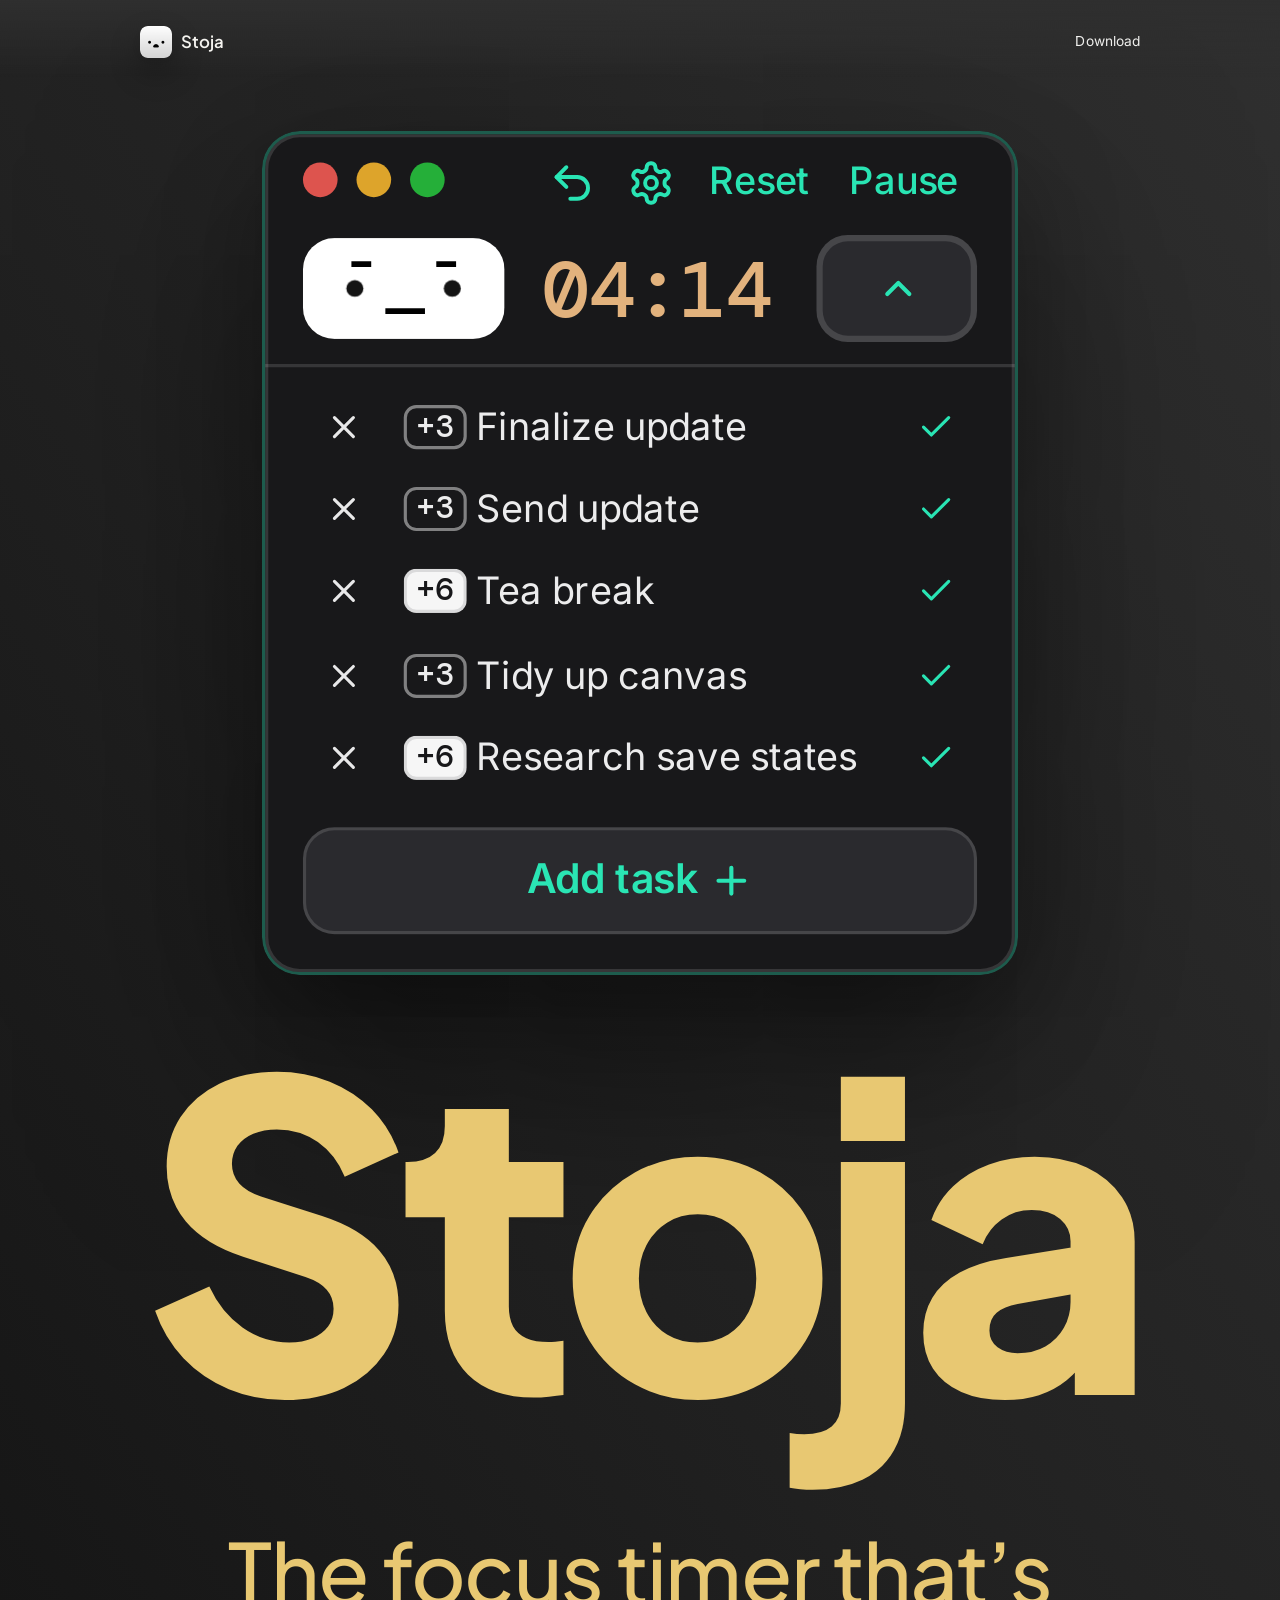
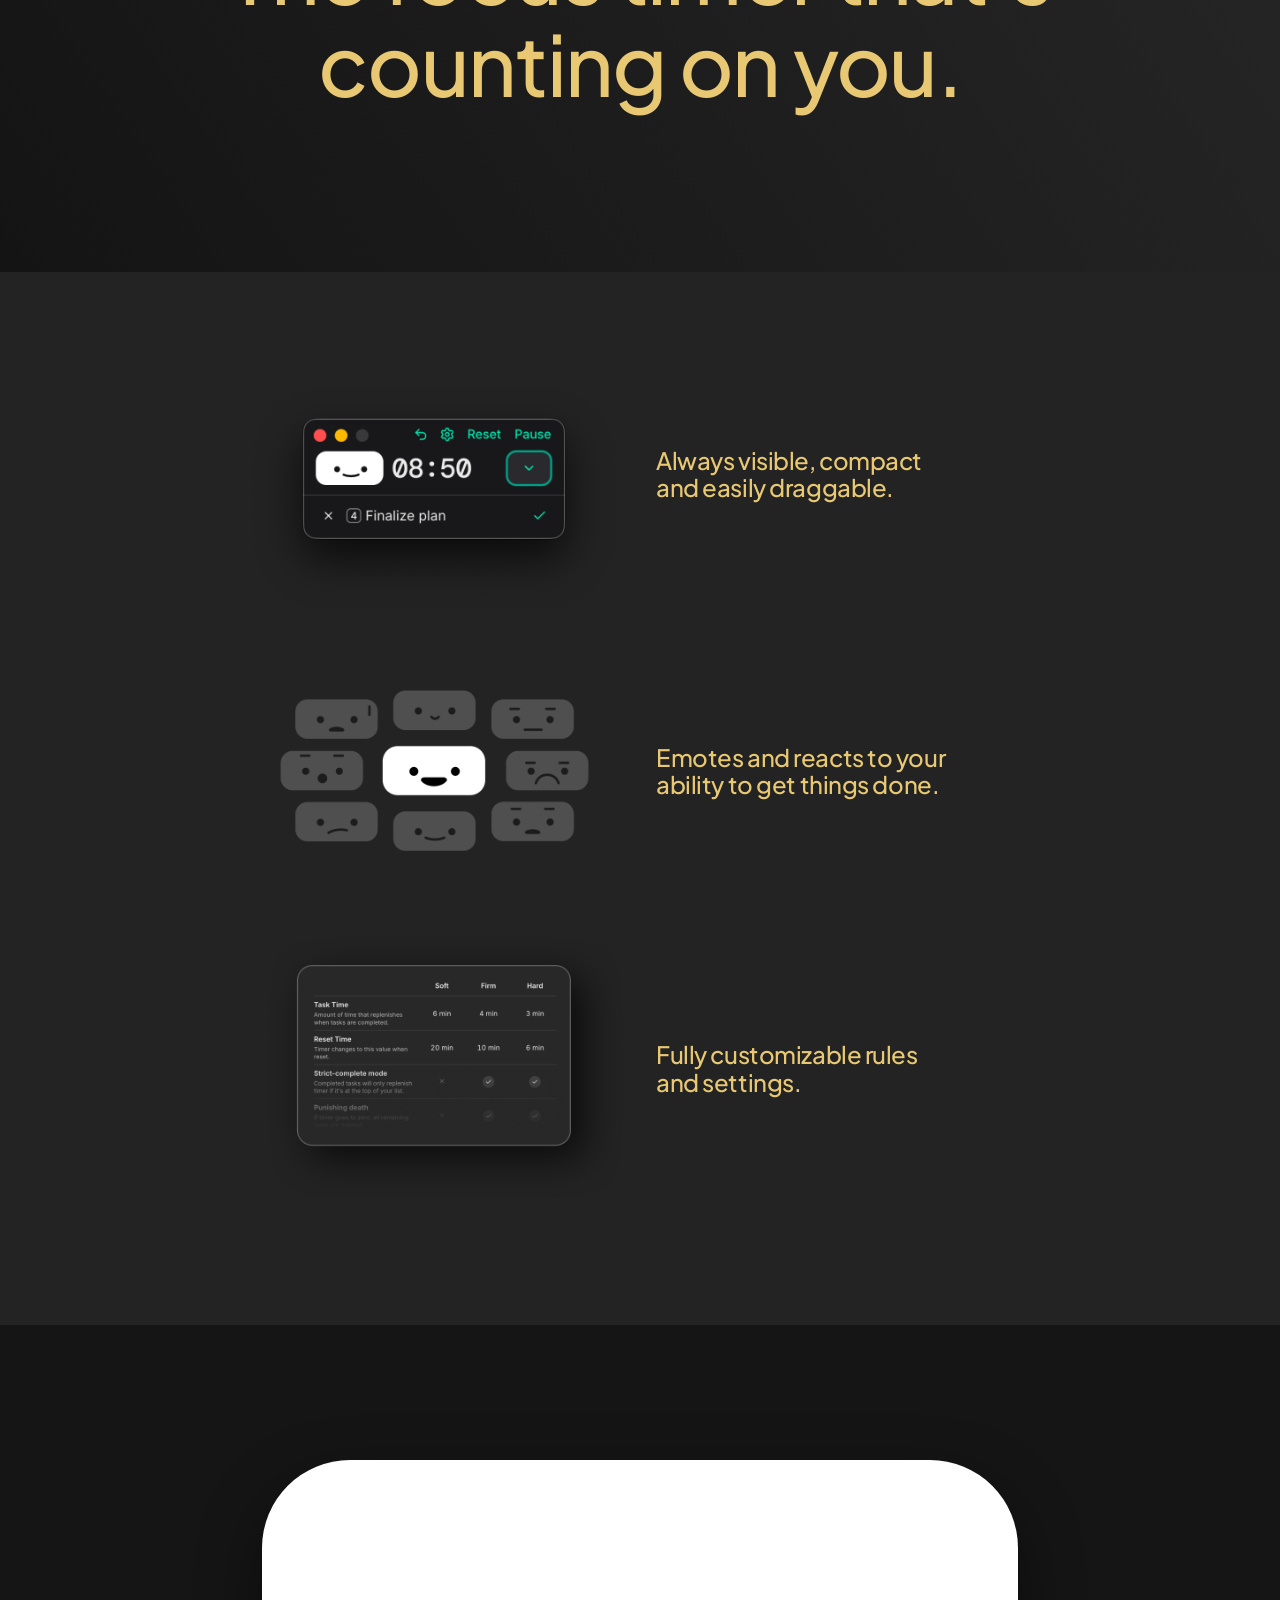
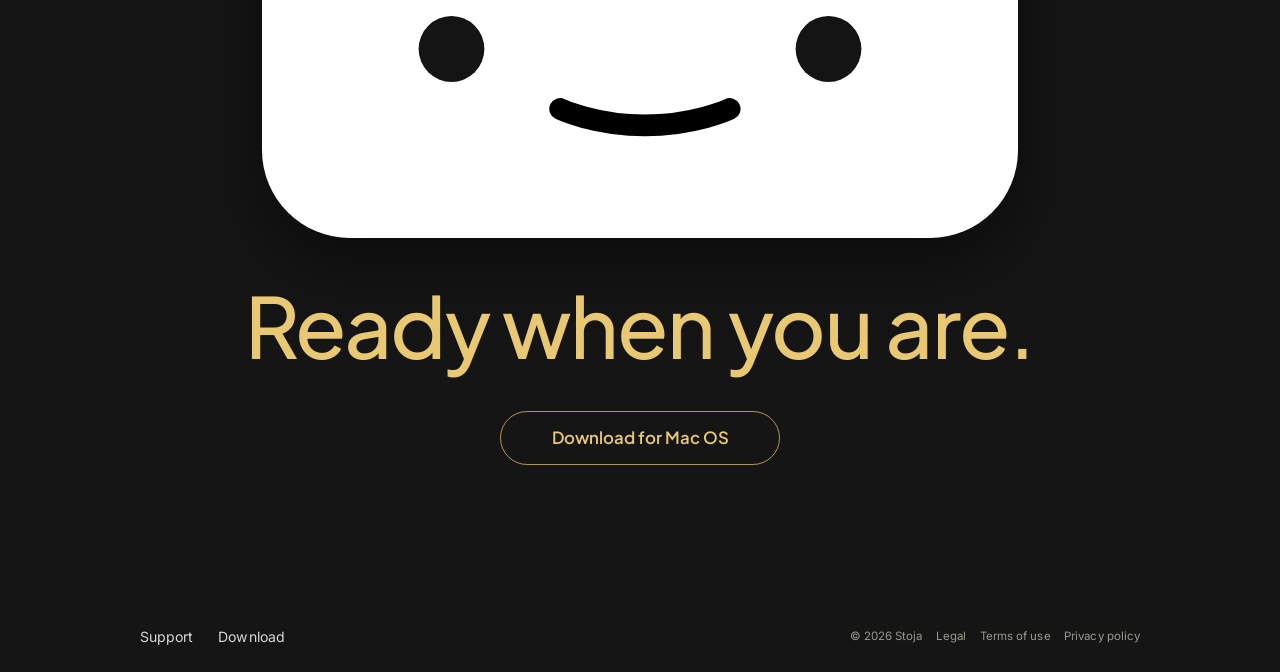
<file: index.html>
<!doctype html>
<html lang="en">
  <head>
    <meta charset="UTF-8" />
    <meta name="viewport" content="width=device-width, initial-scale=1.0, viewport-fit=cover" />
    <meta name="theme-color" content="#151515" />
    <meta
      name="description"
      content="The focus timer that's counting on you — Stoja for macOS."
    />
    <title>Stoja | Focus timer for macOS</title>
    <link rel="preconnect" href="https://fonts.googleapis.com" />
    <link
      href="https://fonts.googleapis.com/css2?family=DM+Mono:wght@400;500&display=swap"
      rel="stylesheet"
    />
    <link rel="stylesheet" href="./styles.css" />
    <link rel="stylesheet" href="./hero-demo-app.css" />
    <link rel="stylesheet" href="./demo-visuals.css" />
  </head>
  <body class="home-page">
    <header class="site-header">
      <div class="container site-header-inner">
        <a class="brand" href="./index.html" aria-label="Stoja home">
          <img class="brand-mark" src="./assets/stoja-icon.png" alt="" width="32" height="32" />
          <span class="brand-name">Stoja</span>
        </a>
        <nav class="top-nav" aria-label="Primary">
          <a
            class="link-muted header-download"
            href="https://apps.apple.com/us/app/stoja/id6761839249?mt=12"
            target="_blank"
            rel="noreferrer"
            >Download</a
          >
        </nav>
      </div>
    </header>

    <main>
      <section class="landing-hero">
        <div class="container landing-hero-inner">
          <div class="landing-hero-stack">
            <div class="landing-hero-app-frame">
            <div class="landing-hero-app">
              <div class="hero-demo-stage hero-demo-stage--hero" aria-label="Interactive preview of Stoja">
                <div class="hero-demo-shell hero-demo-shell--landing" id="scroll-demo-shell">
                <div class="demo-window-chrome" aria-hidden="true">
                  <span></span><span></span><span></span>
                </div>
                <div class="hero-demo-toolbar">
                  <button type="button" class="demo-ui demo-ui-ghost demo-ui-ghost--icon" aria-label="Undo">
                    <svg width="15" height="15" viewBox="0 0 24 24" fill="none" aria-hidden="true">
                      <path d="M9 14 4 9l5-5" stroke="currentColor" stroke-width="2" stroke-linecap="round" stroke-linejoin="round" />
                      <path d="M4 9h10.5a5.5 5.5 0 0 1 5.5 5.5a5.5 5.5 0 0 1-5.5 5.5H11" stroke="currentColor" stroke-width="2" stroke-linecap="round" stroke-linejoin="round" />
                    </svg>
                  </button>
                  <button type="button" class="demo-ui demo-ui-ghost demo-ui-ghost--icon" aria-label="Settings">
                    <svg width="15" height="15" viewBox="0 0 24 24" fill="none" aria-hidden="true">
                      <path d="M12.22 2h-.44a2 2 0 0 0-2 2v.18a2 2 0 0 1-1 1.73l-.43.25a2 2 0 0 1-2 0l-.15-.08a2 2 0 0 0-2.73.73l-.22.38a2 2 0 0 0 .73 2.73l.15.1a2 2 0 0 1 1 1.72v.51a2 2 0 0 1-1 1.74l-.15.09a2 2 0 0 0-.73 2.73l.22.38a2 2 0 0 0 2.73.73l.15-.08a2 2 0 0 1 2 0l.43.25a2 2 0 0 1 1 1.73V20a2 2 0 0 0 2 2h.44a2 2 0 0 0 2-2v-.18a2 2 0 0 1 1-1.73l.43-.25a2 2 0 0 1 2 0l.15.08a2 2 0 0 0 2.73-.73l.22-.39a2 2 0 0 0-.73-2.73l-.15-.08a2 2 0 0 1-1-1.74v-.5a2 2 0 0 1 1-1.74l.15-.09a2 2 0 0 0 .73-2.73l-.22-.38a2 2 0 0 0-2.73-.73l-.15.08a2 2 0 0 1-2 0l-.43-.25a2 2 0 0 1-1-1.73V4a2 2 0 0 0-2-2z" stroke="currentColor" stroke-width="2" stroke-linecap="round" stroke-linejoin="round" />
                      <circle cx="12" cy="12" r="3" stroke="currentColor" stroke-width="2" />
                    </svg>
                  </button>
                  <button type="button" class="demo-ui demo-ui-ghost">Reset</button>
                  <button type="button" class="demo-ui demo-ui-ghost">Pause</button>
                </div>
                <div class="hero-demo-top-row">
                  <button type="button" class="hero-demo-face" aria-label="Creature">
                    <span class="hero-demo-creature-pill" aria-hidden="true">
                      <img class="hero-demo-creature-mouth" src="./assets/creature-face/hopeful.svg" alt="" width="60" height="30" draggable="false" />
                      <canvas class="hero-demo-creature-eyes" aria-hidden="true"></canvas>
                    </span>
                  </button>
                  <div class="hero-demo-timer-hit" tabindex="-1">
                    <span class="hero-demo-clock">07:32</span>
                  </div>
                  <div class="hero-demo-expand-wrap">
                    <button type="button" class="hero-demo-expand demo-ui demo-ui-primary" aria-label="Collapse">
                      <svg width="14" height="14" viewBox="0 0 24 24" fill="none" aria-hidden="true">
                        <polyline points="6 15 12 9 18 15" stroke="currentColor" stroke-width="2.25" stroke-linecap="round" stroke-linejoin="round" />
                      </svg>
                    </button>
                  </div>
                </div>
                <ul class="hero-demo-tasks">
                  <li class="hero-demo-task">
                    <button type="button" class="demo-ui demo-ui-ghost demo-ui-ghost--icon hero-demo-edge-btn hero-demo-edge-delete" aria-label="Delete task">
                      <svg width="12" height="12" viewBox="0 0 24 24" fill="none" aria-hidden="true">
                        <path d="M18 6 6 18M6 6l12 12" stroke="currentColor" stroke-width="2" stroke-linecap="round" stroke-linejoin="round" />
                      </svg>
                    </button>
                    <button type="button" class="demo-task-title">
                      <span class="demo-minutes-badge demo-minutes-badge--sm" aria-hidden="true">+3</span>
                      <span class="demo-task-text">Finalize update</span>
                    </button>
                    <button type="button" class="demo-ui demo-ui-ghost demo-ui-ghost--icon hero-demo-edge-btn" aria-label="Complete task">
                      <svg width="12" height="12" viewBox="0 0 24 24" fill="none" aria-hidden="true">
                        <path d="M20 6 9 17l-5-5" stroke="currentColor" stroke-width="2" stroke-linecap="round" stroke-linejoin="round" />
                      </svg>
                    </button>
                  </li>
                  <li class="hero-demo-task">
                    <button type="button" class="demo-ui demo-ui-ghost demo-ui-ghost--icon hero-demo-edge-btn hero-demo-edge-delete" aria-label="Delete task">
                      <svg width="12" height="12" viewBox="0 0 24 24" fill="none" aria-hidden="true">
                        <path d="M18 6 6 18M6 6l12 12" stroke="currentColor" stroke-width="2" stroke-linecap="round" stroke-linejoin="round" />
                      </svg>
                    </button>
                    <button type="button" class="demo-task-title">
                      <span class="demo-minutes-badge demo-minutes-badge--sm" aria-hidden="true">+3</span>
                      <span class="demo-task-text">Send update</span>
                    </button>
                    <button type="button" class="demo-ui demo-ui-ghost demo-ui-ghost--icon hero-demo-edge-btn" aria-label="Complete task">
                      <svg width="12" height="12" viewBox="0 0 24 24" fill="none" aria-hidden="true">
                        <path d="M20 6 9 17l-5-5" stroke="currentColor" stroke-width="2" stroke-linecap="round" stroke-linejoin="round" />
                      </svg>
                    </button>
                  </li>
                  <li class="hero-demo-task">
                    <button type="button" class="demo-ui demo-ui-ghost demo-ui-ghost--icon hero-demo-edge-btn hero-demo-edge-delete" aria-label="Delete task">
                      <svg width="12" height="12" viewBox="0 0 24 24" fill="none" aria-hidden="true">
                        <path d="M18 6 6 18M6 6l12 12" stroke="currentColor" stroke-width="2" stroke-linecap="round" stroke-linejoin="round" />
                      </svg>
                    </button>
                    <button type="button" class="demo-task-title">
                      <span class="demo-minutes-badge demo-minutes-badge--lg" aria-hidden="true">+6</span>
                      <span class="demo-task-text">Tea break</span>
                    </button>
                    <button type="button" class="demo-ui demo-ui-ghost demo-ui-ghost--icon hero-demo-edge-btn" aria-label="Complete task">
                      <svg width="12" height="12" viewBox="0 0 24 24" fill="none" aria-hidden="true">
                        <path d="M20 6 9 17l-5-5" stroke="currentColor" stroke-width="2" stroke-linecap="round" stroke-linejoin="round" />
                      </svg>
                    </button>
                  </li>
                  <li class="hero-demo-task">
                    <button type="button" class="demo-ui demo-ui-ghost demo-ui-ghost--icon hero-demo-edge-btn hero-demo-edge-delete" aria-label="Delete task">
                      <svg width="12" height="12" viewBox="0 0 24 24" fill="none" aria-hidden="true">
                        <path d="M18 6 6 18M6 6l12 12" stroke="currentColor" stroke-width="2" stroke-linecap="round" stroke-linejoin="round" />
                      </svg>
                    </button>
                    <button type="button" class="demo-task-title">
                      <span class="demo-minutes-badge demo-minutes-badge--sm" aria-hidden="true">+3</span>
                      <span class="demo-task-text">Tidy up canvas</span>
                    </button>
                    <button type="button" class="demo-ui demo-ui-ghost demo-ui-ghost--icon hero-demo-edge-btn" aria-label="Complete task">
                      <svg width="12" height="12" viewBox="0 0 24 24" fill="none" aria-hidden="true">
                        <path d="M20 6 9 17l-5-5" stroke="currentColor" stroke-width="2" stroke-linecap="round" stroke-linejoin="round" />
                      </svg>
                    </button>
                  </li>
                  <li class="hero-demo-task">
                    <button type="button" class="demo-ui demo-ui-ghost demo-ui-ghost--icon hero-demo-edge-btn hero-demo-edge-delete" aria-label="Delete task">
                      <svg width="12" height="12" viewBox="0 0 24 24" fill="none" aria-hidden="true">
                        <path d="M18 6 6 18M6 6l12 12" stroke="currentColor" stroke-width="2" stroke-linecap="round" stroke-linejoin="round" />
                      </svg>
                    </button>
                    <button type="button" class="demo-task-title">
                      <span class="demo-minutes-badge demo-minutes-badge--lg" aria-hidden="true">+6</span>
                      <span class="demo-task-text">Research save states</span>
                    </button>
                    <button type="button" class="demo-ui demo-ui-ghost demo-ui-ghost--icon hero-demo-edge-btn" aria-label="Complete task">
                      <svg width="12" height="12" viewBox="0 0 24 24" fill="none" aria-hidden="true">
                        <path d="M20 6 9 17l-5-5" stroke="currentColor" stroke-width="2" stroke-linecap="round" stroke-linejoin="round" />
                      </svg>
                    </button>
                  </li>
                </ul>
                <button type="button" class="hero-demo-add demo-ui demo-ui-primary">
                  <span>Add task</span>
                  <svg width="14" height="14" viewBox="0 0 24 24" fill="none" aria-hidden="true">
                    <path d="M12 5v14M5 12h14" stroke="currentColor" stroke-width="2.25" stroke-linecap="round" />
                  </svg>
                </button>
                </div>
              </div>
            </div>
            </div>

            <div class="landing-hero-brand">
              <h1 class="display">Stoja</h1>
              <p class="hero-tagline">The focus timer that&rsquo;s counting on you.</p>
            </div>
          </div>
        </div>
      </section>

      <section class="landing-features" aria-label="Features">
        <div class="container">
          <article class="feature-row">
            <div class="feature-visual">
              <img
                class="feature-visual-img"
                src="./assets/feature-compact.png"
                alt="Stoja in compact mode with timer and task"
                width="1024"
                height="759"
                loading="lazy"
                decoding="async"
              />
            </div>
            <p class="feature-copy">Always visible, compact and easily draggable.</p>
          </article>

          <article class="feature-row">
            <div class="feature-visual">
              <img
                class="feature-visual-img"
                src="./assets/feature-emotes.png"
                alt="Grid of Stoja creature expressions with one highlighted"
                width="1024"
                height="759"
                loading="lazy"
                decoding="async"
              />
            </div>
            <p class="feature-copy">Emotes and reacts to your ability to get things done.</p>
          </article>

          <article class="feature-row">
            <div class="feature-visual">
              <img
                class="feature-visual-img"
                src="./assets/feature-settings.png"
                alt="Stoja rules and settings configuration table"
                width="1024"
                height="759"
                loading="lazy"
                decoding="async"
              />
            </div>
            <p class="feature-copy">Fully customizable rules and settings.</p>
          </article>
        </div>
      </section>

      <section class="home-cta">
        <div class="container home-cta-inner">
          <div class="cta-face" aria-hidden="true">
            <div class="cta-creature-pill" id="cta-creature-pill">
              <img
                class="cta-creature-mouth"
                src="./assets/creature-face/hopeful.svg"
                alt=""
                width="120"
                height="60"
                data-emotion="hopeful"
                draggable="false"
              />
              <canvas class="cta-creature-eyes" aria-hidden="true"></canvas>
            </div>
          </div>
          <p class="cta-heading">Ready when you are.</p>
          <a
            class="button button-outline cta-download"
            href="https://apps.apple.com/us/app/stoja/id6761839249?mt=12"
            target="_blank"
            rel="noreferrer"
            >Download for Mac OS</a
          >
        </div>
      </section>
    </main>

    <footer class="site-footer" data-site-footer></footer>

    <div class="modal-overlay" id="download-modal" aria-hidden="true" role="dialog">
      <div class="modal" aria-modal="true" aria-labelledby="download-title">
        <h2 id="download-title">Download Stoja for MacOS</h2>
        <div class="panel">
          <p><strong>Current release:</strong> v1.0.0</p>
          <p>
            <a class="button button-primary" href="https://apps.apple.com/us/app/stoja/id6761839249?mt=12" target="_blank" rel="noreferrer">
              Download on the App Store
            </a>
          </p>
          <p class="muted">Requires macOS 13 or newer.</p>
        </div>
        <button type="button" class="modal-close-btn" data-close-download aria-label="Close modal">
          <svg viewBox="0 0 24 24" aria-hidden="true" focusable="false">
            <path d="M18 6 6 18M6 6l12 12" stroke="currentColor" stroke-width="1.5" stroke-linecap="round" stroke-linejoin="round" />
          </svg>
        </button>
      </div>
    </div>

    <script src="./footer.js"></script>
    <script src="./script.js"></script>
    <script src="./hero-demo-scale.js"></script>
    <script src="./hero-demo-live.js"></script>
    <script src="./creature-eyes.js"></script>
  </body>
</html>
</file>
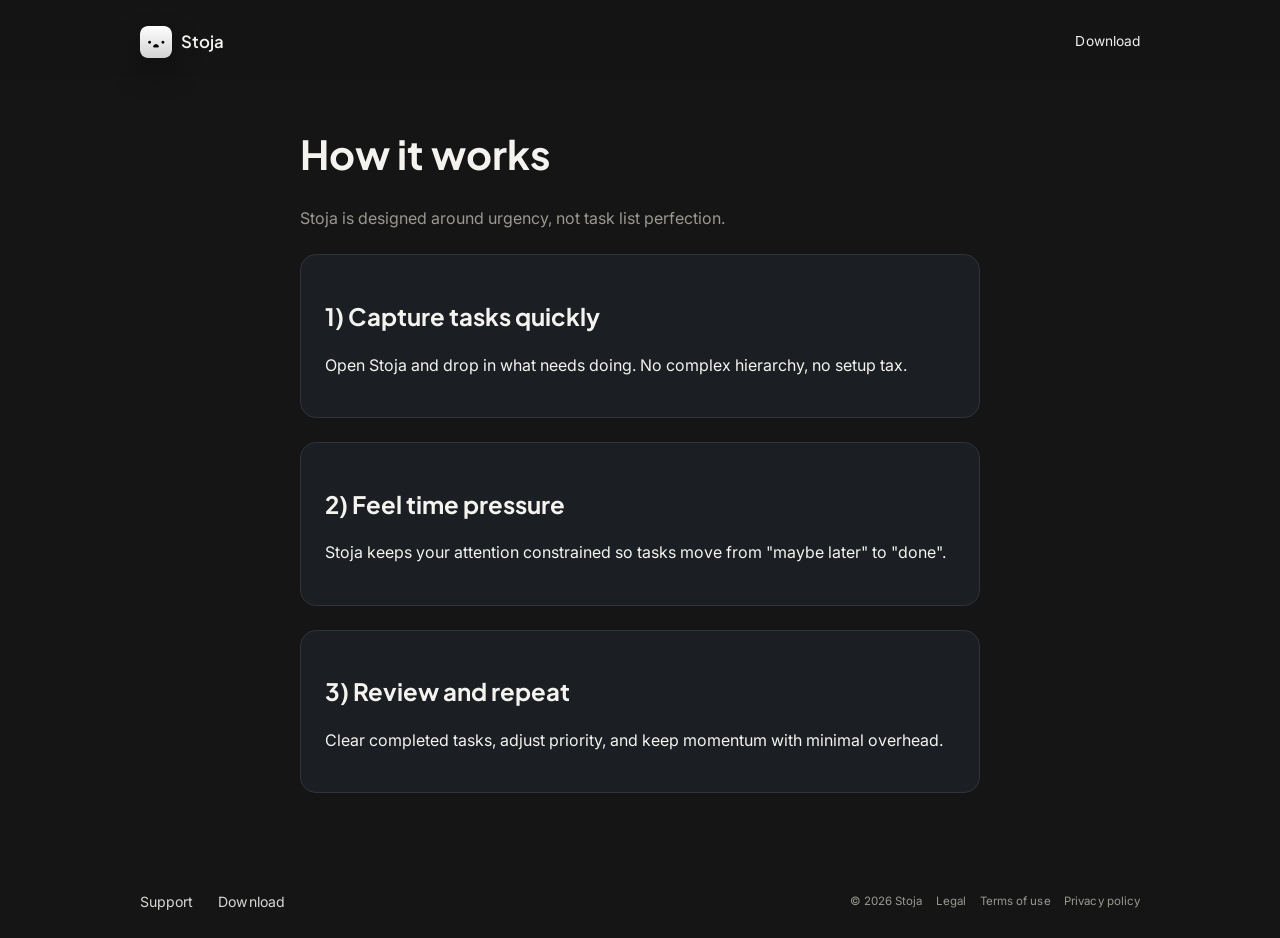
<file: pages/how-it-works.html>
<!doctype html>
<html lang="en">
  <head>
    <meta charset="UTF-8" />
    <meta name="viewport" content="width=device-width, initial-scale=1.0, viewport-fit=cover" />
    <meta name="theme-color" content="#2a2a2a" />
    <title>How Stoja Works</title>
    <link rel="stylesheet" href="../styles.css" />
  </head>
  <body>
    <header class="site-header">
      <div class="container site-header-inner">
        <a class="brand" href="../index.html" aria-label="Stoja home">
          <img class="brand-mark" src="../assets/stoja-icon.png" alt="" width="32" height="32" />
          <span class="brand-name">Stoja</span>
        </a>
        <nav class="top-nav" aria-label="Primary">
          <a
            class="link-muted header-download"
            href="https://apps.apple.com/us/app/stoja/id6761839249?mt=12"
            target="_blank"
            rel="noreferrer"
            >Download</a
          >
        </nav>
      </div>
    </header>

    <main class="page-main">
      <div class="container content-stack">
        <h1 class="section-title">How it works</h1>
        <p class="muted">Stoja is designed around urgency, not task list perfection.</p>

        <section class="panel">
          <h2>1) Capture tasks quickly</h2>
          <p>Open Stoja and drop in what needs doing. No complex hierarchy, no setup tax.</p>
        </section>

        <section class="panel">
          <h2>2) Feel time pressure</h2>
          <p>Stoja keeps your attention constrained so tasks move from "maybe later" to "done".</p>
        </section>

        <section class="panel">
          <h2>3) Review and repeat</h2>
          <p>Clear completed tasks, adjust priority, and keep momentum with minimal overhead.</p>
        </section>
      </div>
    </main>

    <footer class="site-footer" data-site-footer></footer>

    <div class="modal-overlay" id="download-modal" aria-hidden="true" role="dialog">
      <div class="modal" aria-modal="true" aria-labelledby="download-title">
        <h2 id="download-title">Ready to try Stoja?</h2>
        <p class="muted">
          Replace this placeholder link with your signed release asset, GitHub release URL, or direct DMG file.
        </p>
        <div class="panel">
          <p><strong>Current release:</strong> v0.1.0 (placeholder)</p>
          <p>
            <a class="button button-primary" href="https://apps.apple.com/us/app/stoja/id6761839249?mt=12" target="_blank" rel="noreferrer">
              Download on the App Store
            </a>
          </p>
          <p class="muted">Requires macOS 13 or newer.</p>
        </div>
        <button type="button" class="modal-close-btn" data-close-download aria-label="Close modal">&times;</button>
      </div>
    </div>

    <script src="../footer.js"></script>
    <script src="../script.js"></script>
  </body>
</html>
</file>
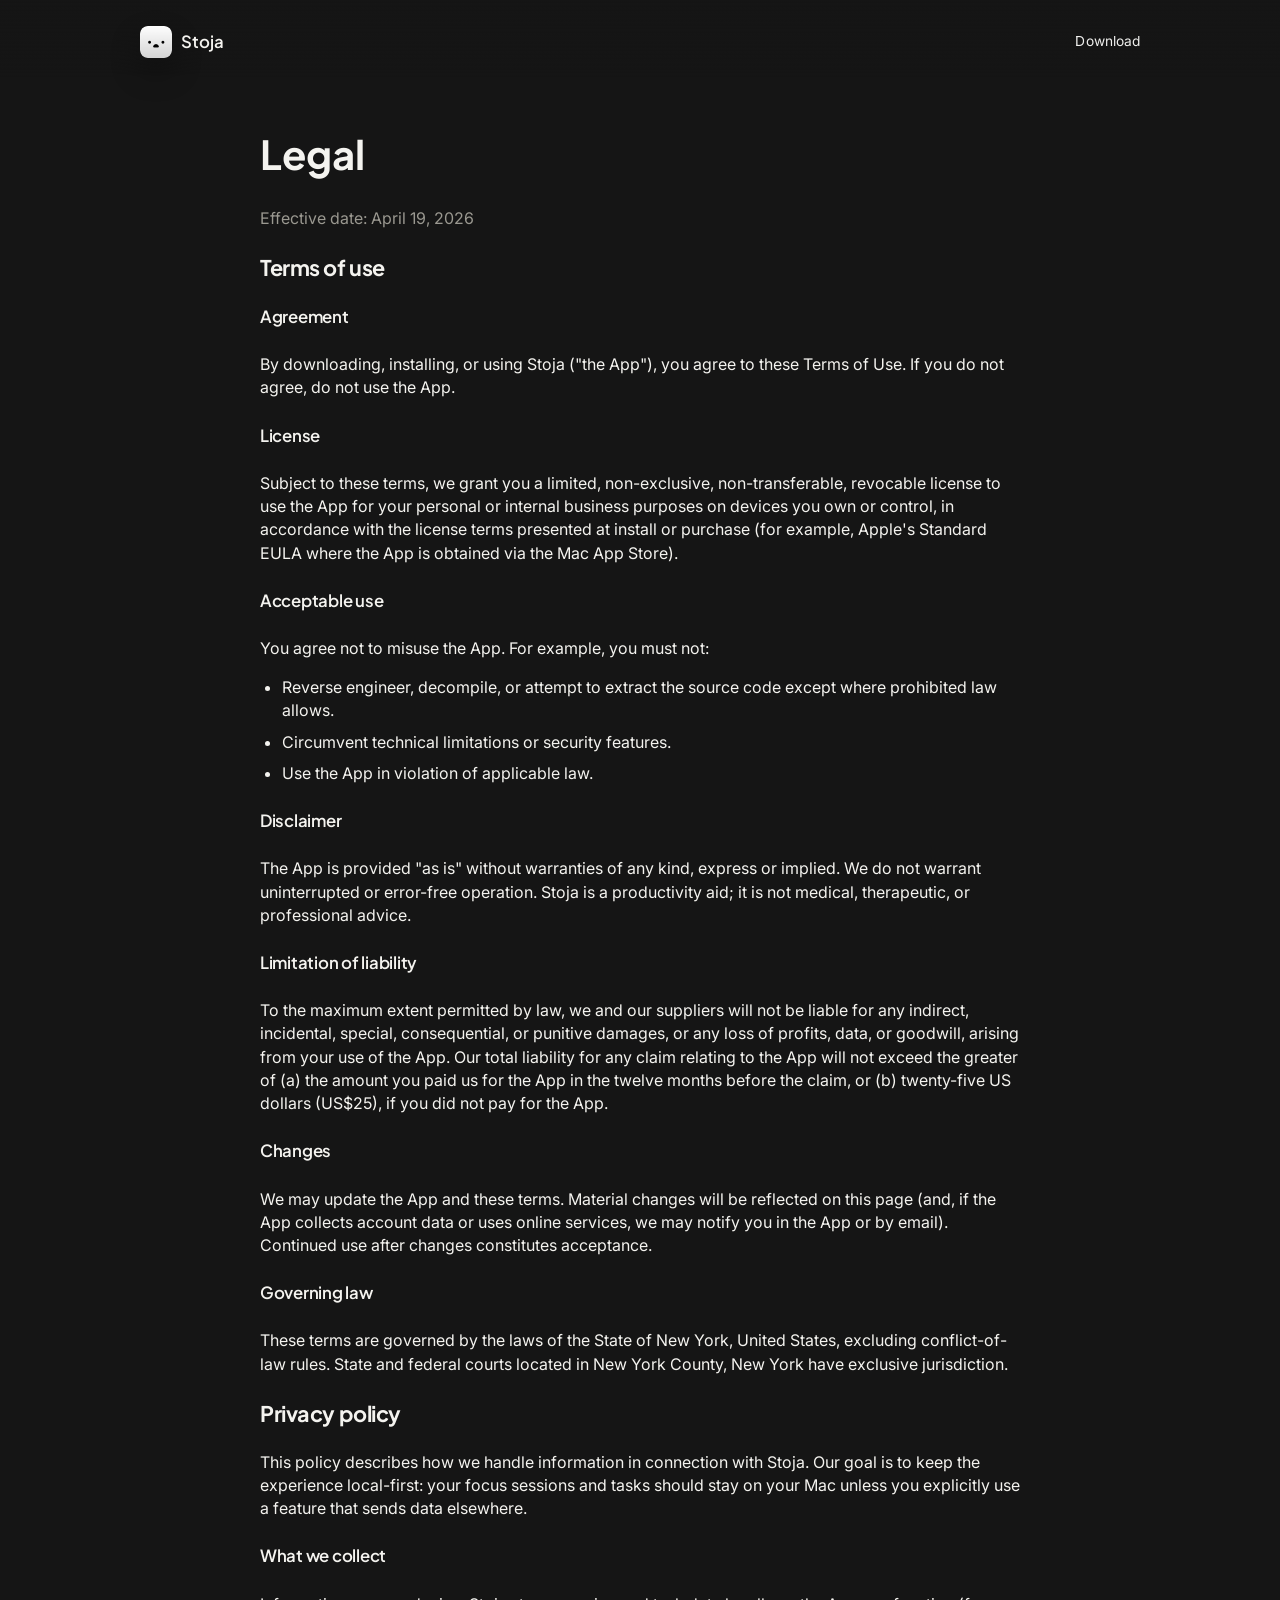
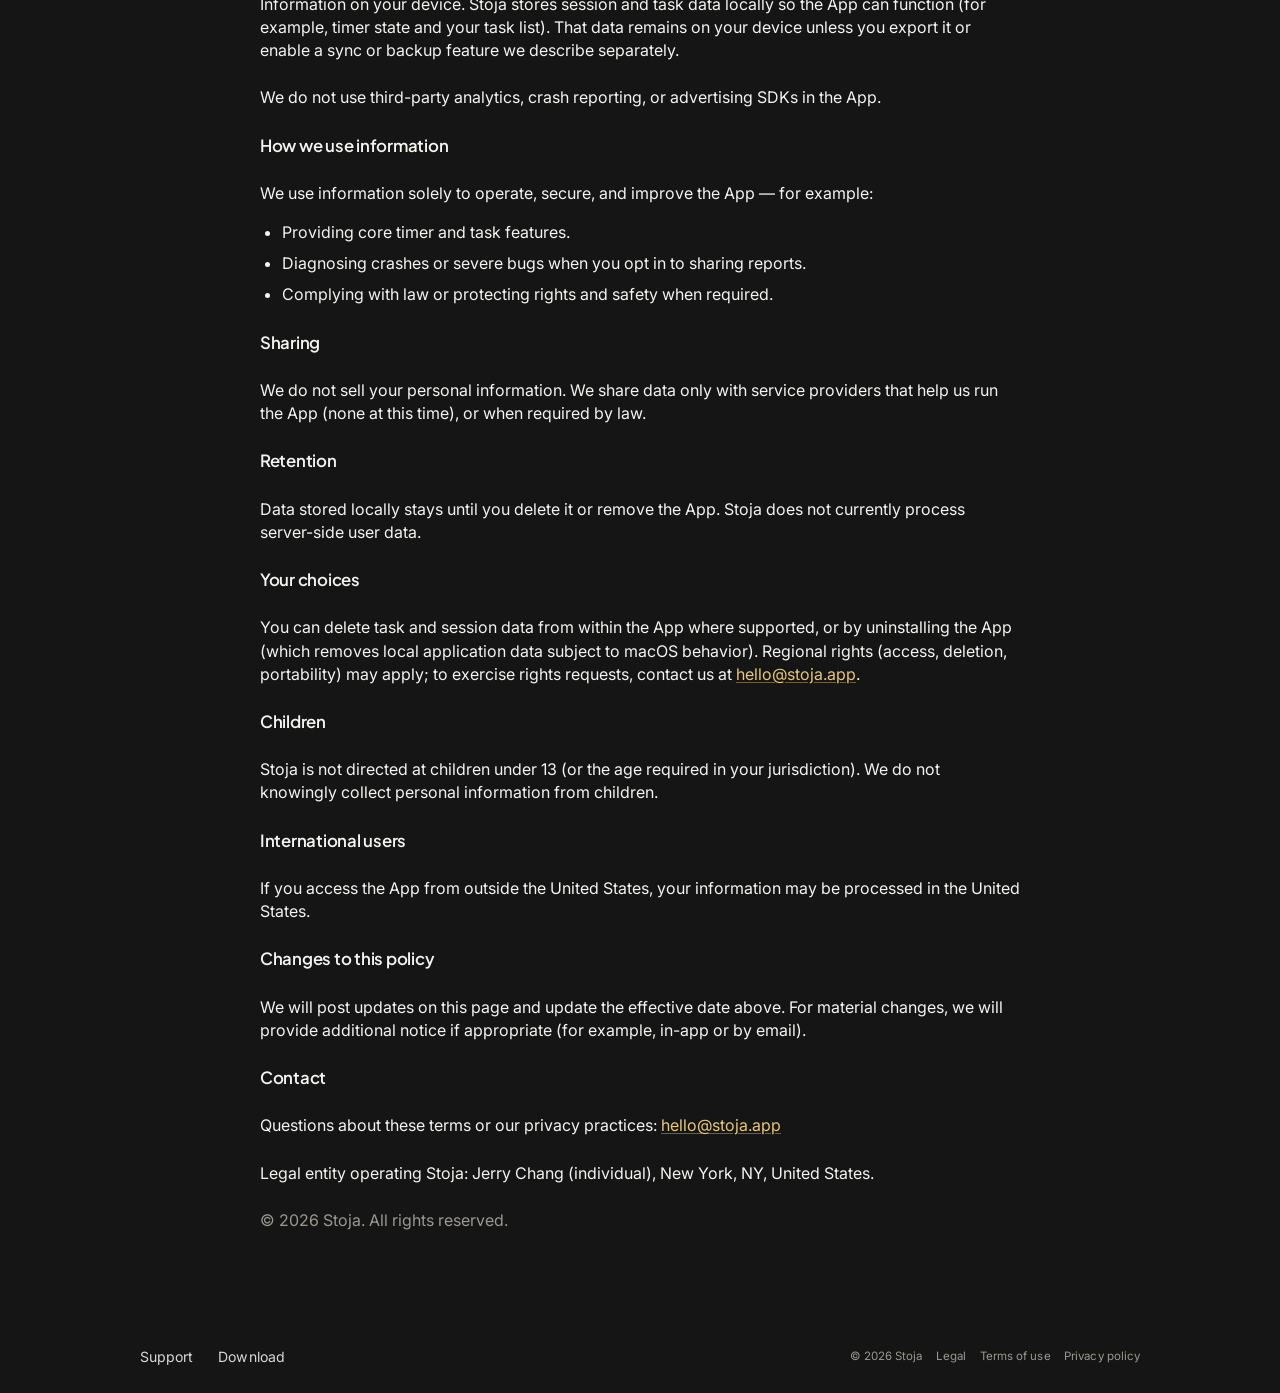
<file: pages/legal.html>
<!doctype html>
<html lang="en">
  <head>
    <meta charset="UTF-8" />
    <meta name="viewport" content="width=device-width, initial-scale=1.0, viewport-fit=cover" />
    <meta name="theme-color" content="#2a2a2a" />
    <title>Legal | Stoja</title>
    <link rel="stylesheet" href="../styles.css" />
  </head>
  <body>
    <header class="site-header">
      <div class="container site-header-inner">
        <a class="brand" href="../index.html" aria-label="Stoja home">
          <img class="brand-mark" src="../assets/stoja-icon.png" alt="" width="32" height="32" />
          <span class="brand-name">Stoja</span>
        </a>
        <nav class="top-nav" aria-label="Primary">
          <a
            class="link-muted header-download"
            href="https://apps.apple.com/us/app/stoja/id6761839249?mt=12"
            target="_blank"
            rel="noreferrer"
            >Download</a
          >
        </nav>
      </div>
    </header>

    <main class="page-main">
      <div class="container">
        <div class="legal-doc">
        <h1 class="section-title">Legal</h1>
        <p class="muted">Effective date: April 19, 2026</p>

          <h2>Terms of use</h2>

          <h3>Agreement</h3>
          <p>
            By downloading, installing, or using Stoja (&quot;the App&quot;), you agree to these Terms of Use. If you
            do not agree, do not use the App.
          </p>

          <h3>License</h3>
          <p>
            Subject to these terms, we grant you a limited, non-exclusive, non-transferable, revocable license
            to use the App for your personal or internal business purposes on devices you own or control, in
            accordance with the license terms presented at install or purchase (for example, Apple&apos;s
            Standard EULA where the App is obtained via the Mac App Store).
          </p>

          <h3>Acceptable use</h3>
          <p>You agree not to misuse the App. For example, you must not:</p>
          <ul>
            <li>
              Reverse engineer, decompile, or attempt to extract the source code except where prohibited law
              allows.
            </li>
            <li>Circumvent technical limitations or security features.</li>
            <li>Use the App in violation of applicable law.</li>
          </ul>

          <h3>Disclaimer</h3>
          <p>
            The App is provided &quot;as is&quot; without warranties of any kind, express or implied. We do not warrant
            uninterrupted or error-free operation. Stoja is a productivity aid; it is not medical,
            therapeutic, or professional advice.
          </p>

          <h3>Limitation of liability</h3>
          <p>
            To the maximum extent permitted by law, we and our suppliers will not be liable for any indirect,
            incidental, special, consequential, or punitive damages, or any loss of profits, data, or
            goodwill, arising from your use of the App. Our total liability for any claim relating to the App
            will not exceed the greater of (a) the amount you paid us for the App in the twelve months before
            the claim, or (b) twenty-five US dollars (US$25), if you did not pay for the App.
          </p>

          <h3>Changes</h3>
          <p>
            We may update the App and these terms. Material changes will be reflected on this page (and, if
            the App collects account data or uses online services, we may notify you in the App or by email).
            Continued use after changes constitutes acceptance.
          </p>

          <h3>Governing law</h3>
          <p>
            These terms are governed by the laws of the State of New York, United States, excluding
            conflict-of-law rules. State and federal courts located in New York County, New York have
            exclusive jurisdiction.
          </p>

          <h2>Privacy policy</h2>
          <p>
            This policy describes how we handle information in connection with Stoja. Our goal is to keep the
            experience local-first: your focus sessions and tasks should stay on your Mac unless you explicitly
            use a feature that sends data elsewhere.
          </p>

          <h3>What we collect</h3>
          <p>
            Information on your device. Stoja stores session and task data locally so the App can function
            (for example, timer state and your task list). That data remains on your device unless you export
            it or enable a sync or backup feature we describe separately.
          </p>
          <p>
            We do not use third-party analytics, crash reporting, or advertising SDKs in the App.
          </p>

          <h3>How we use information</h3>
          <p>We use information solely to operate, secure, and improve the App — for example:</p>
          <ul>
            <li>Providing core timer and task features.</li>
            <li>Diagnosing crashes or severe bugs when you opt in to sharing reports.</li>
            <li>Complying with law or protecting rights and safety when required.</li>
          </ul>

          <h3>Sharing</h3>
          <p>
            We do not sell your personal information. We share data only with service providers that help us
            run the App (none at this time), or when required by law.
          </p>

          <h3>Retention</h3>
          <p>
            Data stored locally stays until you delete it or remove the App. Stoja does not currently process
            server-side user data.
          </p>

          <h3>Your choices</h3>
          <p>
            You can delete task and session data from within the App where supported, or by uninstalling the
            App (which removes local application data subject to macOS behavior). Regional rights (access,
            deletion, portability) may apply; to exercise rights requests, contact us at
            <a href="mailto:hello@stoja.app">hello@stoja.app</a>.
          </p>

          <h3>Children</h3>
          <p>
            Stoja is not directed at children under 13 (or the age required in your jurisdiction). We do not
            knowingly collect personal information from children.
          </p>

          <h3>International users</h3>
          <p>
            If you access the App from outside the United States, your information may be processed in the
            United States.
          </p>

          <h3>Changes to this policy</h3>
          <p>
            We will post updates on this page and update the effective date above. For material changes, we
            will provide additional notice if appropriate (for example, in-app or by email).
          </p>

          <h3>Contact</h3>
          <p>
            Questions about these terms or our privacy practices:
            <a href="mailto:hello@stoja.app">hello@stoja.app</a>
          </p>
          <p>Legal entity operating Stoja: Jerry Chang (individual), New York, NY, United States.</p>

          <p class="muted">© 2026 Stoja. All rights reserved.</p>
        </div>
      </div>
    </main>

    <footer class="site-footer" data-site-footer></footer>

    <div class="modal-overlay" id="download-modal" aria-hidden="true" role="dialog">
      <div class="modal" aria-modal="true" aria-labelledby="download-title">
        <h2 id="download-title">Ready to try Stoja?</h2>
        <p class="muted">
          Replace this placeholder link with your signed release asset, GitHub release URL, or direct DMG file.
        </p>
        <div class="panel">
          <p><strong>Current release:</strong> v0.1.0 (placeholder)</p>
          <p>
            <a class="button button-primary" href="https://apps.apple.com/us/app/stoja/id6761839249?mt=12" target="_blank" rel="noreferrer">
              Download on the App Store
            </a>
          </p>
          <p class="muted">Requires macOS 13 or newer.</p>
        </div>
        <button type="button" class="modal-close-btn" data-close-download aria-label="Close modal">&times;</button>
      </div>
    </div>

    <script src="../footer.js"></script>
    <script src="../script.js"></script>
  </body>
</html>
</file>
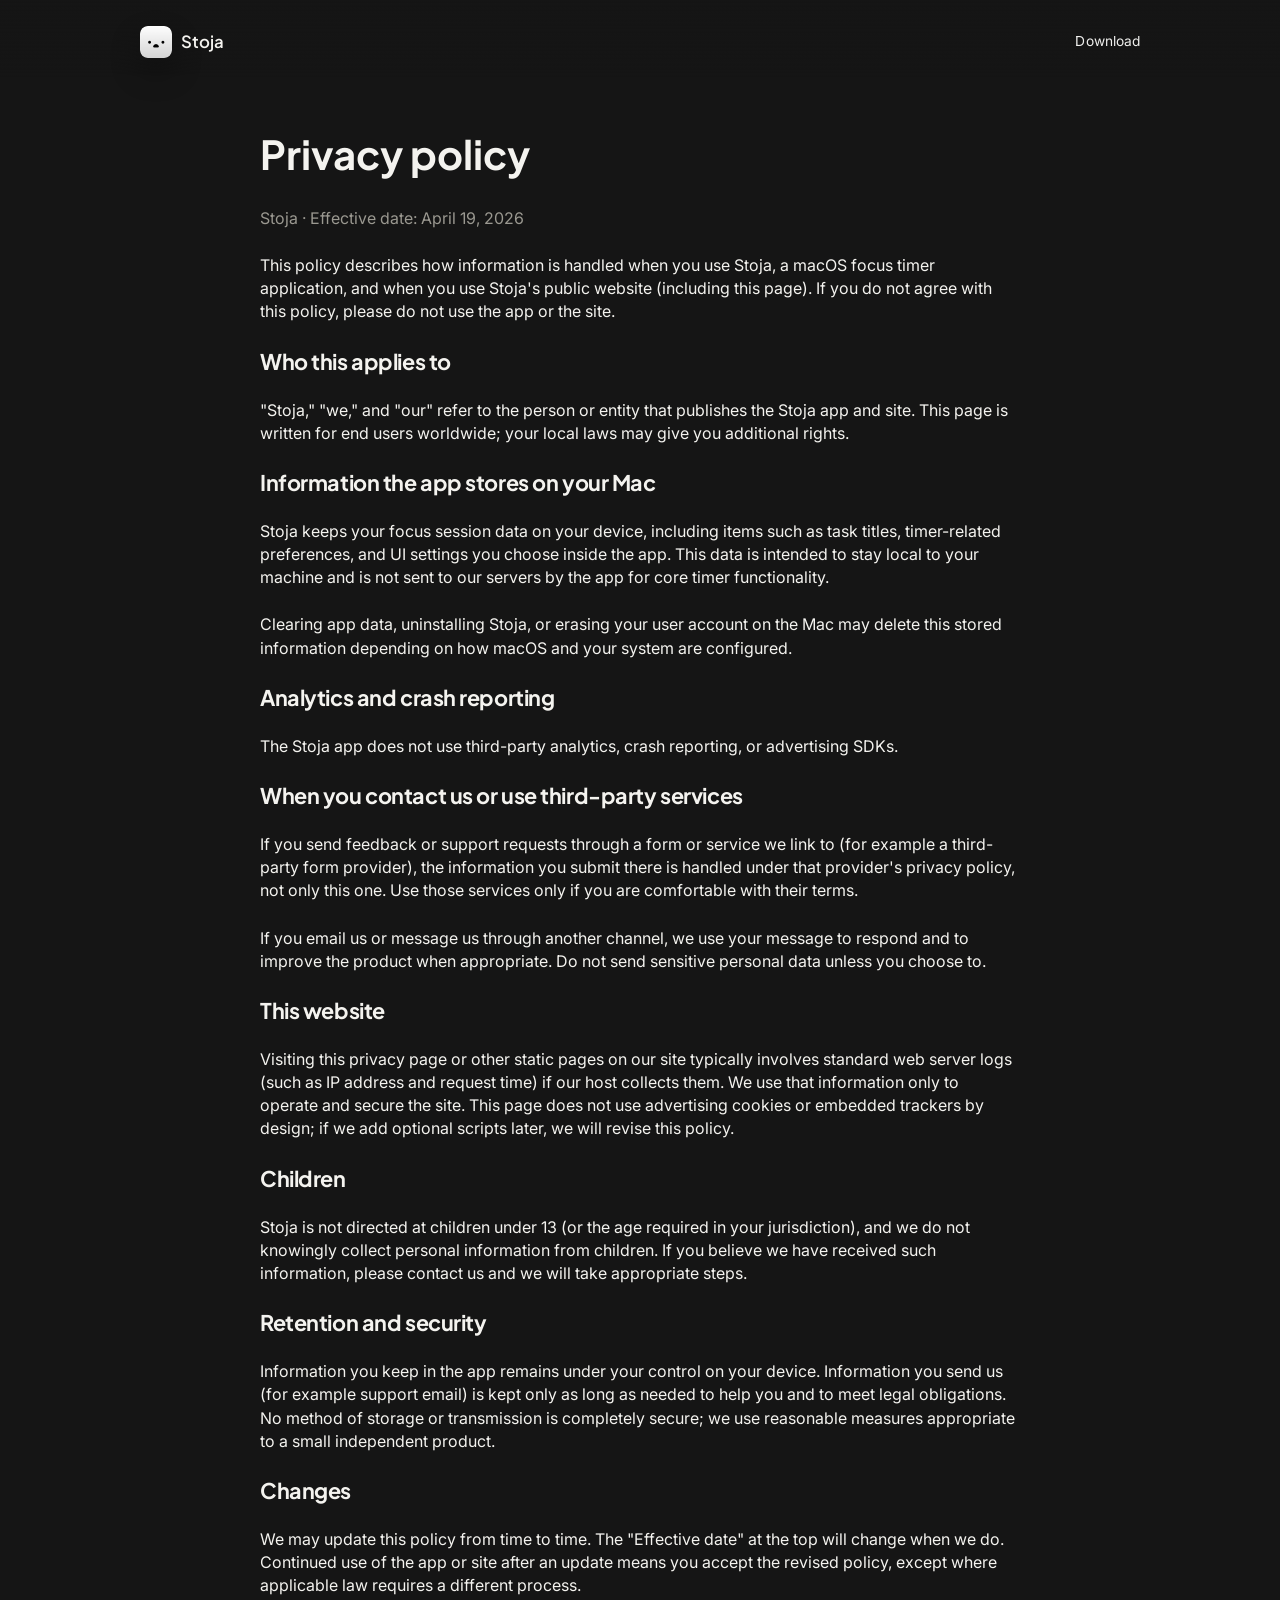
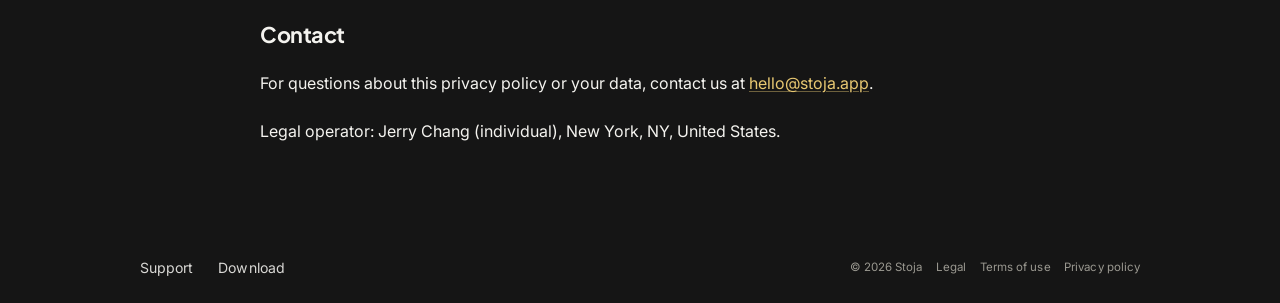
<file: pages/privacy.html>
<!doctype html>
<html lang="en">
  <head>
    <meta charset="UTF-8" />
    <meta name="viewport" content="width=device-width, initial-scale=1.0, viewport-fit=cover" />
    <meta name="theme-color" content="#2a2a2a" />
    <title>Privacy Policy | Stoja</title>
    <link rel="stylesheet" href="../styles.css" />
  </head>
  <body>
    <header class="site-header">
      <div class="container site-header-inner">
        <a class="brand" href="../index.html" aria-label="Stoja home">
          <img class="brand-mark" src="../assets/stoja-icon.png" alt="" width="32" height="32" />
          <span class="brand-name">Stoja</span>
        </a>
        <nav class="top-nav" aria-label="Primary">
          <a
            class="link-muted header-download"
            href="https://apps.apple.com/us/app/stoja/id6761839249?mt=12"
            target="_blank"
            rel="noreferrer"
            >Download</a
          >
        </nav>
      </div>
    </header>

    <main class="page-main">
      <div class="container">
        <div class="legal-doc">
        <h1 class="section-title">Privacy policy</h1>
        <p class="muted">Stoja · Effective date: April 19, 2026</p>
          <p>
            This policy describes how information is handled when you use Stoja, a macOS focus timer
            application, and when you use Stoja&apos;s public website (including this page). If you do not agree
            with this policy, please do not use the app or the site.
          </p>

          <h2>Who this applies to</h2>
          <p>
            &quot;Stoja,&quot; &quot;we,&quot; and &quot;our&quot; refer to the person or entity that publishes the Stoja app and site.
            This page is written for end users worldwide; your local laws may give you additional rights.
          </p>

          <h2>Information the app stores on your Mac</h2>
          <p>
            Stoja keeps your focus session data on your device, including items such as task titles,
            timer-related preferences, and UI settings you choose inside the app. This data is intended to stay
            local to your machine and is not sent to our servers by the app for core timer functionality.
          </p>
          <p>
            Clearing app data, uninstalling Stoja, or erasing your user account on the Mac may delete this
            stored information depending on how macOS and your system are configured.
          </p>

          <h2>Analytics and crash reporting</h2>
          <p>
            The Stoja app does not use third-party analytics, crash reporting, or advertising SDKs.
          </p>

          <h2>When you contact us or use third-party services</h2>
          <p>
            If you send feedback or support requests through a form or service we link to (for example a
            third-party form provider), the information you submit there is handled under that provider&apos;s
            privacy policy, not only this one. Use those services only if you are comfortable with their
            terms.
          </p>
          <p>
            If you email us or message us through another channel, we use your message to respond and to
            improve the product when appropriate. Do not send sensitive personal data unless you choose to.
          </p>

          <h2>This website</h2>
          <p>
            Visiting this privacy page or other static pages on our site typically involves standard web server
            logs (such as IP address and request time) if our host collects them. We use that information only
            to operate and secure the site. This page does not use advertising cookies or embedded trackers by
            design; if we add optional scripts later, we will revise this policy.
          </p>

          <h2>Children</h2>
          <p>
            Stoja is not directed at children under 13 (or the age required in your jurisdiction), and we do not
            knowingly collect personal information from children. If you believe we have received such
            information, please contact us and we will take appropriate steps.
          </p>

          <h2>Retention and security</h2>
          <p>
            Information you keep in the app remains under your control on your device. Information you send us
            (for example support email) is kept only as long as needed to help you and to meet legal
            obligations. No method of storage or transmission is completely secure; we use reasonable measures
            appropriate to a small independent product.
          </p>

          <h2>Changes</h2>
          <p>
            We may update this policy from time to time. The &quot;Effective date&quot; at the top will change when we do.
            Continued use of the app or site after an update means you accept the revised policy, except where
            applicable law requires a different process.
          </p>

          <h2>Contact</h2>
          <p>
            For questions about this privacy policy or your data, contact us at
            <a href="mailto:hello@stoja.app">hello@stoja.app</a>.
          </p>

          <p>
            Legal operator: Jerry Chang (individual), New York, NY, United States.
          </p>
        </div>
      </div>
    </main>

    <footer class="site-footer" data-site-footer></footer>

    <div class="modal-overlay" id="download-modal" aria-hidden="true" role="dialog">
      <div class="modal" aria-modal="true" aria-labelledby="download-title">
        <h2 id="download-title">Ready to try Stoja?</h2>
        <p class="muted">
          Replace this placeholder link with your signed release asset, GitHub release URL, or direct DMG file.
        </p>
        <div class="panel">
          <p><strong>Current release:</strong> v0.1.0 (placeholder)</p>
          <p>
            <a class="button button-primary" href="https://apps.apple.com/us/app/stoja/id6761839249?mt=12" target="_blank" rel="noreferrer">
              Download on the App Store
            </a>
          </p>
          <p class="muted">Requires macOS 13 or newer.</p>
        </div>
        <button type="button" class="modal-close-btn" data-close-download aria-label="Close modal">&times;</button>
      </div>
    </div>

    <script src="../footer.js"></script>
    <script src="../script.js"></script>
  </body>
</html>
</file>
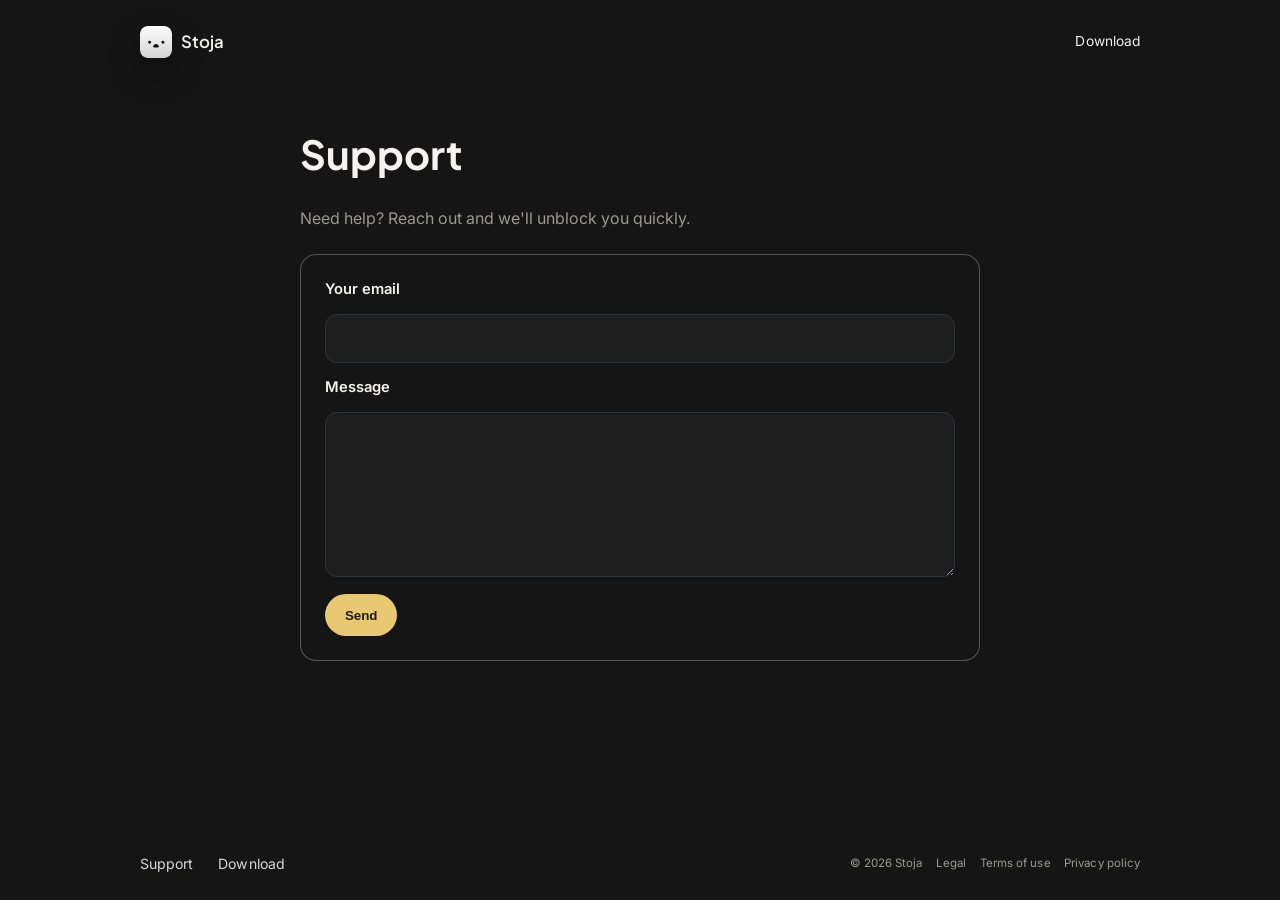
<file: pages/support.html>
<!doctype html>
<html lang="en">
  <head>
    <meta charset="UTF-8" />
    <meta name="viewport" content="width=device-width, initial-scale=1.0, viewport-fit=cover" />
    <meta name="theme-color" content="#2a2a2a" />
    <title>Stoja Support</title>
    <link rel="stylesheet" href="../styles.css" />
  </head>
  <body>
    <header class="site-header">
      <div class="container site-header-inner">
        <a class="brand" href="../index.html" aria-label="Stoja home">
          <img class="brand-mark" src="../assets/stoja-icon.png" alt="" width="32" height="32" />
          <span class="brand-name">Stoja</span>
        </a>
        <nav class="top-nav" aria-label="Primary">
          <a
            class="link-muted header-download"
            href="https://apps.apple.com/us/app/stoja/id6761839249?mt=12"
            target="_blank"
            rel="noreferrer"
            >Download</a
          >
        </nav>
      </div>
    </header>

    <main class="page-main">
      <div class="container content-stack">
        <h1 class="section-title">Support</h1>
        <p class="muted">Need help? Reach out and we'll unblock you quickly.</p>

        <section class="panel support-panel">
          <form
            class="support-form"
            action="mailto:support@stoja.app"
            method="post"
            enctype="text/plain"
          >
            <label class="support-label" for="support-email">Your email</label>
            <input
              class="support-input"
              id="support-email"
              name="email"
              type="email"
              autocomplete="email"
              required
            />

            <label class="support-label" for="support-message">Message</label>
            <textarea
              class="support-input support-textarea"
              id="support-message"
              name="message"
              rows="6"
              required
            ></textarea>

            <button class="button button-primary support-send" type="submit">Send</button>
          </form>
        </section>
      </div>
    </main>

    <footer class="site-footer" data-site-footer></footer>

    <div class="modal-overlay" id="download-modal" aria-hidden="true" role="dialog">
      <div class="modal" aria-modal="true" aria-labelledby="download-title">
        <h2 id="download-title">Ready to try Stoja?</h2>
        <p class="muted">
          Replace this placeholder link with your signed release asset, GitHub release URL, or direct DMG file.
        </p>
        <div class="panel">
          <p><strong>Current release:</strong> v0.1.0 (placeholder)</p>
          <p>
            <a class="button button-primary" href="https://apps.apple.com/us/app/stoja/id6761839249?mt=12" target="_blank" rel="noreferrer">
              Download on the App Store
            </a>
          </p>
          <p class="muted">Requires macOS 13 or newer.</p>
        </div>
        <button type="button" class="modal-close-btn" data-close-download aria-label="Close modal">&times;</button>
      </div>
    </div>

    <script src="../footer.js"></script>
    <script src="../script.js"></script>
  </body>
</html>
</file>
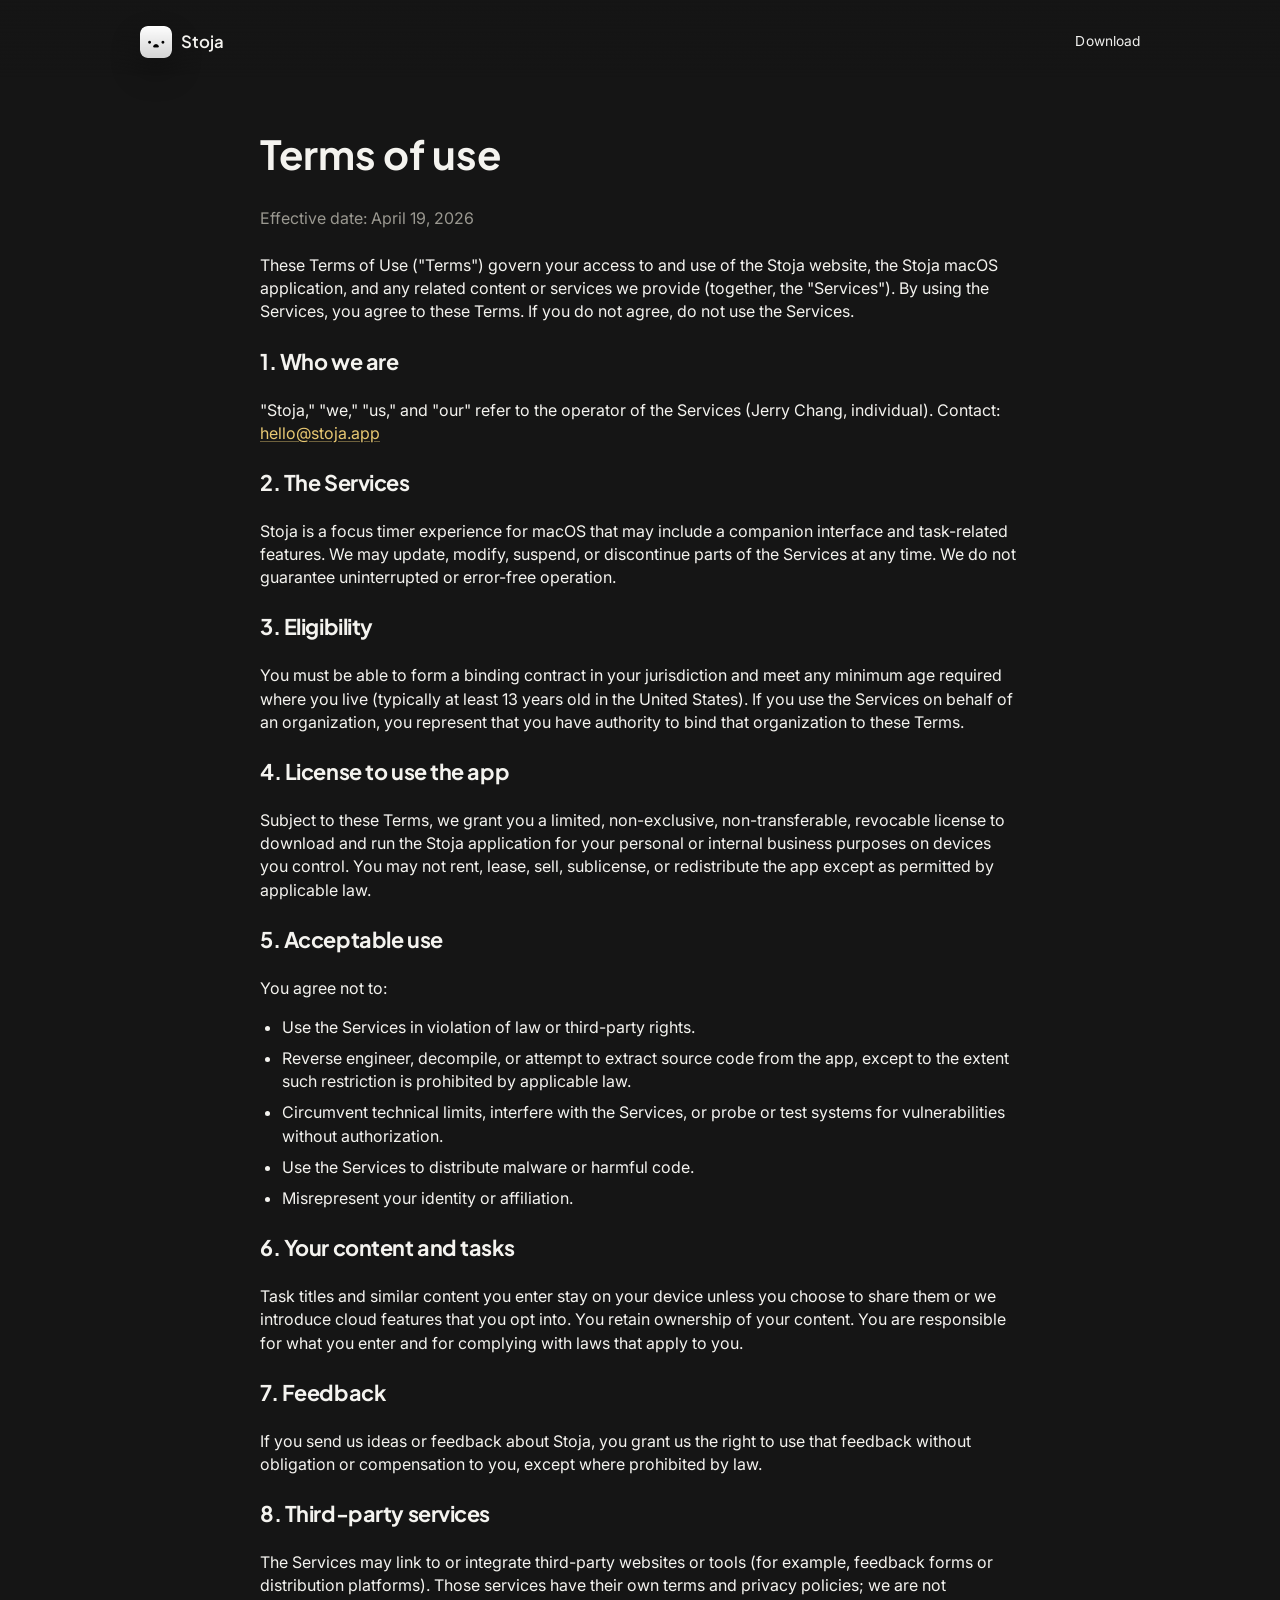
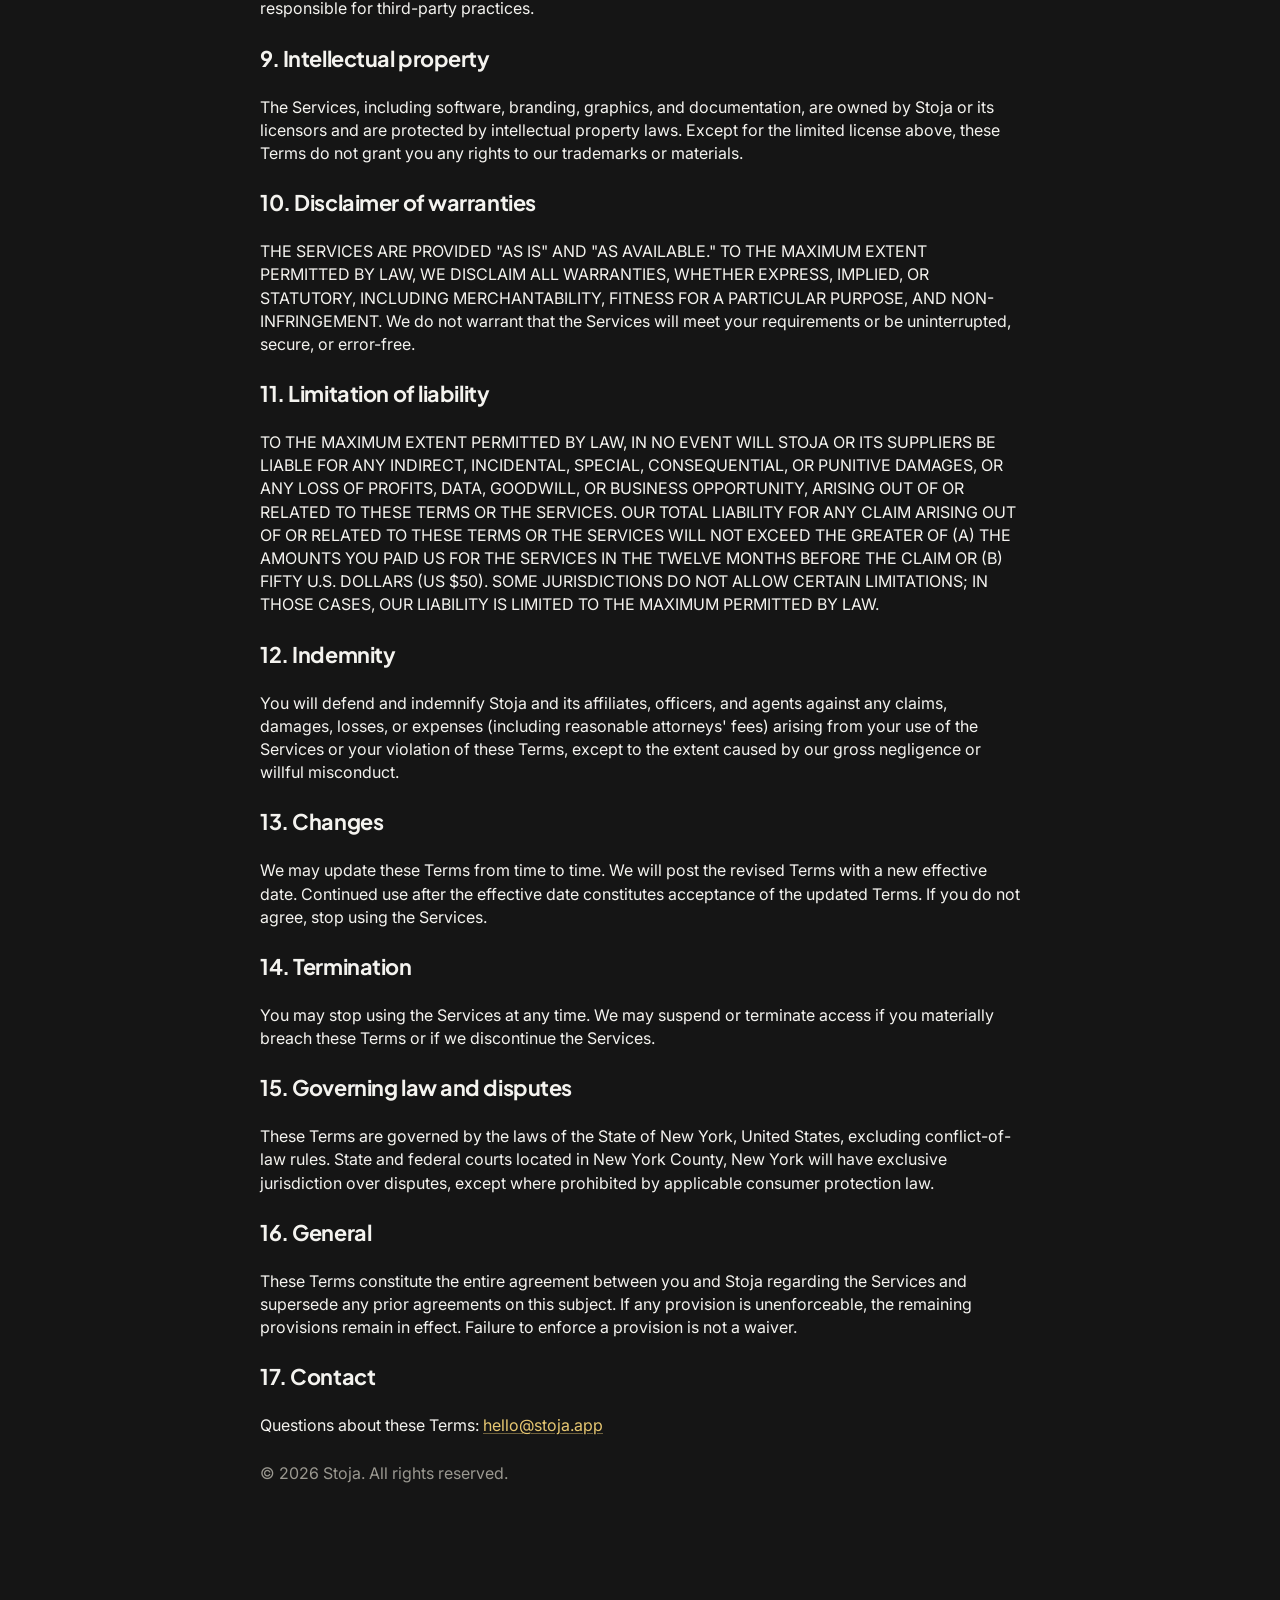
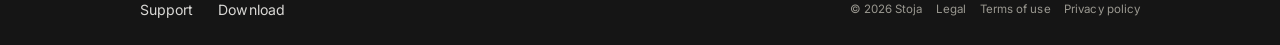
<file: pages/terms.html>
<!doctype html>
<html lang="en">
  <head>
    <meta charset="UTF-8" />
    <meta name="viewport" content="width=device-width, initial-scale=1.0, viewport-fit=cover" />
    <meta name="theme-color" content="#2a2a2a" />
    <title>Terms of Use | Stoja</title>
    <link rel="stylesheet" href="../styles.css" />
  </head>
  <body>
    <header class="site-header">
      <div class="container site-header-inner">
        <a class="brand" href="../index.html" aria-label="Stoja home">
          <img class="brand-mark" src="../assets/stoja-icon.png" alt="" width="32" height="32" />
          <span class="brand-name">Stoja</span>
        </a>
        <nav class="top-nav" aria-label="Primary">
          <a
            class="link-muted header-download"
            href="https://apps.apple.com/us/app/stoja/id6761839249?mt=12"
            target="_blank"
            rel="noreferrer"
            >Download</a
          >
        </nav>
      </div>
    </header>

    <main class="page-main">
      <div class="container">
        <div class="legal-doc">
        <h1 class="section-title">Terms of use</h1>
        <p class="muted">Effective date: April 19, 2026</p>
          <p>
            These Terms of Use (&quot;Terms&quot;) govern your access to and use of the Stoja website,
            the Stoja macOS application, and any related content or services we provide (together, the
            &quot;Services&quot;). By using the Services, you agree to these Terms. If you do not agree, do not
            use the Services.
          </p>

          <h2>1. Who we are</h2>
          <p>
            &quot;Stoja,&quot; &quot;we,&quot; &quot;us,&quot; and &quot;our&quot; refer to the operator of the Services (Jerry Chang, individual).
            Contact:
            <a href="mailto:hello@stoja.app">hello@stoja.app</a>
          </p>

          <h2>2. The Services</h2>
          <p>
            Stoja is a focus timer experience for macOS that may include a companion interface and
            task-related features. We may update, modify, suspend, or discontinue parts of the Services
            at any time. We do not guarantee uninterrupted or error-free operation.
          </p>

          <h2>3. Eligibility</h2>
          <p>
            You must be able to form a binding contract in your jurisdiction and meet any minimum age
            required where you live (typically at least 13 years old in the United States). If you use the
            Services on behalf of an organization, you represent that you have authority to bind that
            organization to these Terms.
          </p>

          <h2>4. License to use the app</h2>
          <p>
            Subject to these Terms, we grant you a limited, non-exclusive, non-transferable, revocable
            license to download and run the Stoja application for your personal or internal business
            purposes on devices you control. You may not rent, lease, sell, sublicense, or redistribute
            the app except as permitted by applicable law.
          </p>

          <h2>5. Acceptable use</h2>
          <p>You agree not to:</p>
          <ul>
            <li>Use the Services in violation of law or third-party rights.</li>
            <li>
              Reverse engineer, decompile, or attempt to extract source code from the app, except to the
              extent such restriction is prohibited by applicable law.
            </li>
            <li>
              Circumvent technical limits, interfere with the Services, or probe or test systems for
              vulnerabilities without authorization.
            </li>
            <li>Use the Services to distribute malware or harmful code.</li>
            <li>Misrepresent your identity or affiliation.</li>
          </ul>

          <h2>6. Your content and tasks</h2>
          <p>
            Task titles and similar content you enter stay on your device unless you choose to share them
            or we introduce cloud features that you opt into. You retain ownership of your content. You are
            responsible for what you enter and for complying with laws that apply to you.
          </p>

          <h2>7. Feedback</h2>
          <p>
            If you send us ideas or feedback about Stoja, you grant us the right to use that feedback
            without obligation or compensation to you, except where prohibited by law.
          </p>

          <h2>8. Third-party services</h2>
          <p>
            The Services may link to or integrate third-party websites or tools (for example, feedback
            forms or distribution platforms). Those services have their own terms and privacy policies; we
            are not responsible for third-party practices.
          </p>

          <h2>9. Intellectual property</h2>
          <p>
            The Services, including software, branding, graphics, and documentation, are owned by Stoja or
            its licensors and are protected by intellectual property laws. Except for the limited license
            above, these Terms do not grant you any rights to our trademarks or materials.
          </p>

          <h2>10. Disclaimer of warranties</h2>
          <p>
            THE SERVICES ARE PROVIDED &quot;AS IS&quot; AND &quot;AS AVAILABLE.&quot; TO THE MAXIMUM EXTENT PERMITTED BY LAW,
            WE DISCLAIM ALL WARRANTIES, WHETHER EXPRESS, IMPLIED, OR STATUTORY, INCLUDING MERCHANTABILITY,
            FITNESS FOR A PARTICULAR PURPOSE, AND NON-INFRINGEMENT. We do not warrant that the Services will
            meet your requirements or be uninterrupted, secure, or error-free.
          </p>

          <h2>11. Limitation of liability</h2>
          <p>
            TO THE MAXIMUM EXTENT PERMITTED BY LAW, IN NO EVENT WILL STOJA OR ITS SUPPLIERS BE LIABLE FOR ANY
            INDIRECT, INCIDENTAL, SPECIAL, CONSEQUENTIAL, OR PUNITIVE DAMAGES, OR ANY LOSS OF PROFITS, DATA,
            GOODWILL, OR BUSINESS OPPORTUNITY, ARISING OUT OF OR RELATED TO THESE TERMS OR THE SERVICES. OUR
            TOTAL LIABILITY FOR ANY CLAIM ARISING OUT OF OR RELATED TO THESE TERMS OR THE SERVICES WILL NOT
            EXCEED THE GREATER OF (A) THE AMOUNTS YOU PAID US FOR THE SERVICES IN THE TWELVE MONTHS BEFORE THE
            CLAIM OR (B) FIFTY U.S. DOLLARS (US $50). SOME JURISDICTIONS DO NOT ALLOW CERTAIN LIMITATIONS; IN
            THOSE CASES, OUR LIABILITY IS LIMITED TO THE MAXIMUM PERMITTED BY LAW.
          </p>

          <h2>12. Indemnity</h2>
          <p>
            You will defend and indemnify Stoja and its affiliates, officers, and agents against any claims,
            damages, losses, or expenses (including reasonable attorneys&apos; fees) arising from your use of
            the Services or your violation of these Terms, except to the extent caused by our gross
            negligence or willful misconduct.
          </p>

          <h2>13. Changes</h2>
          <p>
            We may update these Terms from time to time. We will post the revised Terms with a new effective
            date. Continued use after the effective date constitutes acceptance of the updated Terms. If you do
            not agree, stop using the Services.
          </p>

          <h2>14. Termination</h2>
          <p>
            You may stop using the Services at any time. We may suspend or terminate access if you materially
            breach these Terms or if we discontinue the Services.
          </p>

          <h2>15. Governing law and disputes</h2>
          <p>
            These Terms are governed by the laws of the State of New York, United States, excluding
            conflict-of-law rules. State and federal courts located in New York County, New York will have
            exclusive jurisdiction over disputes, except where prohibited by applicable consumer protection law.
          </p>

          <h2>16. General</h2>
          <p>
            These Terms constitute the entire agreement between you and Stoja regarding the Services and
            supersede any prior agreements on this subject. If any provision is unenforceable, the remaining
            provisions remain in effect. Failure to enforce a provision is not a waiver.
          </p>

          <h2>17. Contact</h2>
          <p>
            Questions about these Terms:
            <a href="mailto:hello@stoja.app">hello@stoja.app</a>
          </p>

          <p class="muted">© 2026 Stoja. All rights reserved.</p>
        </div>
      </div>
    </main>

    <footer class="site-footer" data-site-footer></footer>

    <div class="modal-overlay" id="download-modal" aria-hidden="true" role="dialog">
      <div class="modal" aria-modal="true" aria-labelledby="download-title">
        <h2 id="download-title">Ready to try Stoja?</h2>
        <p class="muted">
          Replace this placeholder link with your signed release asset, GitHub release URL, or direct DMG file.
        </p>
        <div class="panel">
          <p><strong>Current release:</strong> v0.1.0 (placeholder)</p>
          <p>
            <a class="button button-primary" href="https://apps.apple.com/us/app/stoja/id6761839249?mt=12" target="_blank" rel="noreferrer">
              Download on the App Store
            </a>
          </p>
          <p class="muted">Requires macOS 13 or newer.</p>
        </div>
        <button type="button" class="modal-close-btn" data-close-download aria-label="Close modal">&times;</button>
      </div>
    </div>

    <script src="../footer.js"></script>
    <script src="../script.js"></script>
  </body>
</html>
</file>
<file: styles.css>
@import url("https://fonts.googleapis.com/css2?family=Inter:wght@400;500;600;700&family=Plus+Jakarta+Sans:wght@400;500;600;700;800&display=swap");

:root {
  --color-bg: #151515;
  --color-bg-hero-glow: #262626;
  --color-bg-hero-mid: #1a1a1a;
  --color-bg-hero-deep: #0a0a0a;
  --color-bg-features: #232323;
  --color-bg-features-tablet: #2e2e2e;
  --color-bg-cta: #151515;
  --color-surface: #1b1e22;
  --color-surface-muted: #242931;
  --color-text: #f4f3ef;
  --color-text-muted: #9a9890;
  --color-accent: #e8c872;
  --color-accent-strong: #f0d48a;
  --color-border: #2f333b;
  --shadow-soft: 0 14px 30px rgba(0, 0, 0, 0.3);
  --shadow-heavy: 0 22px 48px rgba(0, 0, 0, 0.42);
  --font-display: "Plus Jakarta Sans", "Avenir Next", "Segoe UI", sans-serif;
  --font-body: "Inter", system-ui, "Segoe UI", sans-serif;
  --container-width: 1080px;
  /* Half of MacBook Pro 14" default viewport (1512 logical px) */
  --hero-demo-max-width: 756px;
  --hero-demo-side-inset: clamp(1rem, 1.25rem, 1.5rem);
  --radius-sm: 10px;
  --radius-md: 16px;
  --radius-lg: 26px;
  --space-1: 0.25rem;
  --space-2: 0.5rem;
  --space-3: 0.75rem;
  --space-4: 1rem;
  --space-5: 1.5rem;
  --space-6: 2rem;
  --space-7: 3rem;
  --space-8: 4rem;
  --page-gutter: clamp(1.25rem, 4vw, 2.5rem);
}

*,
*::before,
*::after {
  box-sizing: border-box;
}

html {
  height: 100%;
  background-color: var(--color-bg);
  overflow-x: clip;
}

html,
body {
  margin: 0;
  padding: 0;
  width: 100%;
  max-width: 100%;
}

body {
  font-family: var(--font-body);
  background-color: var(--color-bg);
  color: var(--color-text);
  line-height: 1.45;
  min-height: 100%;
  min-height: 100dvh;
  padding-bottom: env(safe-area-inset-bottom, 0px);
  display: flex;
  flex-direction: column;
  position: relative;
}

.site-header,
main,
.site-footer {
  position: relative;
  z-index: 1;
  width: 100%;
  max-width: 100%;
  min-width: 0;
}

main {
  flex: 1 1 auto;
  display: flex;
  flex-direction: column;
  min-width: 0;
}

main > section {
  min-width: 0;
}

h1,
h2,
h3,
h4,
.section-title {
  font-family: var(--font-display);
}

a {
  color: inherit;
  text-decoration: none;
}

img {
  max-width: 100%;
  display: block;
}

.container {
  width: 100%;
  max-width: var(--container-width);
  margin-inline: auto;
  padding-inline: var(--page-gutter);
  box-sizing: border-box;
}

.site-header {
  position: sticky;
  top: 0;
  z-index: 40;
  flex-shrink: 0;
  padding: 1.35rem 0;
  background: linear-gradient(
    to bottom,
    var(--color-bg) 0%,
    transparent 100%
  );
}

body.home-page {
  background-color: var(--color-bg-cta);
  --home-header-block: calc(1.35rem * 2 + 2rem);
}

body.home-page main {
  overflow-x: clip;
  max-width: 100%;
}

body.home-page .site-header {
  background: linear-gradient(
    to bottom,
    #2f2f2f 0%,
    transparent 100%
  );
}

.site-header .container,
.site-header-inner {
  display: flex;
  justify-content: space-between;
  align-items: center;
}

.brand {
  display: inline-flex;
  align-items: center;
  gap: 0.55rem;
  font-weight: 600;
  letter-spacing: 0.02em;
  text-decoration: none;
  color: inherit;
}

.brand-name {
  font-family: var(--font-display);
  font-size: 1.05rem;
  font-weight: 600;
  letter-spacing: 0.01em;
  color: var(--color-text);
}

.brand-mark {
  width: 32px;
  height: 32px;
  border-radius: 8px;
  display: block;
  object-fit: contain;
  flex-shrink: 0;
  box-shadow: var(--shadow-soft);
}

@media (min-width: 861px) {
  .site-header {
    padding-top: 1.65rem;
    padding-bottom: 1.15rem;
  }
}

.top-nav {
  display: flex;
  align-items: center;
  gap: var(--space-4);
}

.header-download {
  font-size: 0.92rem;
}

.link-muted {
  color: #f0f0ee;
  font-size: 0.86rem;
  letter-spacing: 0.005em;
  transition:
    color 0.15s ease,
    text-decoration-color 0.15s ease,
    opacity 0.15s ease;
}

.link-muted:hover {
  color: var(--color-accent);
  text-decoration: underline;
  text-decoration-color: rgba(243, 209, 120, 0.55);
  text-underline-offset: 0.18em;
}

.link-muted:focus-visible {
  outline: 2px solid var(--color-accent);
  outline-offset: 3px;
  border-radius: 3px;
}

.button {
  display: inline-flex;
  align-items: center;
  justify-content: center;
  gap: var(--space-2);
  min-height: 42px;
  border: 1px solid transparent;
  border-radius: 999px;
  padding: 0.6rem 1.18rem;
  font-weight: 600;
  cursor: pointer;
  transition:
    transform 140ms ease,
    filter 140ms ease,
    border-color 140ms ease,
    box-shadow 140ms ease,
    background-color 140ms ease,
    color 140ms ease;
}

.button:hover {
  transform: translateY(-1px);
}

.button:active {
  transform: translateY(0);
}

.button:focus-visible {
  outline: 2px solid var(--color-accent-strong);
  outline-offset: 3px;
}

.button-primary {
  background: var(--color-accent);
  color: #1d1a12;
  border-color: transparent;
}

.button-primary:hover {
  filter: brightness(1.08);
  box-shadow: 0 6px 22px rgba(243, 209, 120, 0.28);
}

.button-primary:active {
  filter: brightness(0.97);
  box-shadow: 0 2px 10px rgba(243, 209, 120, 0.15);
}

.button-secondary {
  background: transparent;
  border-color: var(--color-border);
  color: var(--color-text);
}

.button-secondary:hover {
  border-color: rgba(243, 209, 120, 0.45);
  background: rgba(255, 255, 255, 0.05);
  color: var(--color-text);
}

.button-secondary:active {
  background: rgba(255, 255, 255, 0.08);
}

.section {
  padding: var(--space-8) 0;
}

.section-title {
  margin: 0 0 var(--space-4);
  font-size: clamp(1.65rem, 5vw, 2.5rem);
}

.grid-3 {
  display: grid;
  grid-template-columns: repeat(3, minmax(0, 1fr));
  gap: var(--space-5);
}

.card {
  background: linear-gradient(180deg, #1f2329, #191c21);
  border: 1px solid var(--color-border);
  border-radius: var(--radius-md);
  padding: var(--space-5);
  box-shadow: var(--shadow-soft);
}

.card h3 {
  margin-top: 0;
}

.muted {
  color: var(--color-text-muted);
}

.site-footer {
  padding: 0;
  flex-shrink: 0;
}

.site-footer .footer-layout {
  border-top: none;
  padding-top: clamp(1.5rem, 4vh, 2.25rem);
  padding-bottom: clamp(1.25rem, 3vh, 1.75rem);
}

.footer-layout {
  display: flex;
  flex-direction: column;
  align-items: flex-start;
  gap: 1rem;
}

.footer-nav {
  display: flex;
  flex-direction: row;
  flex-wrap: wrap;
  gap: 1.55rem;
  align-items: center;
}

.footer-nav .link-muted {
  font-size: 0.88rem;
  line-height: 1.25;
  letter-spacing: 0.005em;
  color: rgba(244, 243, 239, 0.88);
}

.footer-meta {
  display: flex;
  flex-wrap: wrap;
  gap: 0.45rem 0.85rem;
  align-items: center;
  font-size: 0.72rem;
  line-height: 1.35;
  color: var(--color-text-muted);
}

.footer-meta .muted,
.footer-meta .link-muted {
  font-size: inherit;
  color: var(--color-text-muted);
}

@media (min-width: 861px) {
  .footer-layout {
    flex-direction: row;
    flex-wrap: wrap;
    justify-content: space-between;
    align-items: center;
    gap: 1rem 2rem;
  }

  .footer-meta {
    justify-content: flex-end;
    margin-left: auto;
  }
}

.page-main {
  padding: var(--space-7) 0 var(--space-8);
}

.content-stack {
  max-width: 760px;
}

.support-panel {
  max-width: min(680px, 100%);
}

.panel.support-panel {
  background: var(--color-bg);
  border: 1px solid rgba(255, 255, 255, 0.28);
}

.support-form {
  display: grid;
  gap: 0.85rem;
}

.support-label {
  font-size: 0.92rem;
  font-weight: 600;
  color: var(--color-text);
}

.support-input {
  width: 100%;
  background: rgba(255, 255, 255, 0.04);
  border: 1px solid var(--color-border);
  border-radius: 12px;
  padding: 0.75rem 0.9rem;
  color: var(--color-text);
  font: inherit;
}

.support-input:focus-visible {
  outline: 2px solid var(--color-accent);
  outline-offset: 2px;
}

.support-textarea {
  resize: vertical;
  min-height: 140px;
}

.support-send {
  justify-self: start;
  margin-top: 0.25rem;
}

.content-stack > * + * {
  margin-top: var(--space-5);
}

.legal-doc {
  max-width: 760px;
  margin-inline: auto;
}

.legal-doc > * + * {
  margin-top: var(--space-5);
}

.legal-doc .section-title {
  margin: 0 0 var(--space-4);
}

.legal-doc h2 {
  font-size: clamp(1.12rem, 2.6vw, 1.35rem);
  font-weight: 700;
  letter-spacing: -0.02em;
  line-height: 1.25;
}

.legal-doc h3 {
  font-size: 1.05rem;
  font-weight: 600;
  letter-spacing: -0.015em;
}

.legal-doc ul {
  margin: 0;
  padding-left: 1.35rem;
}

.legal-doc li + li {
  margin-top: var(--space-2);
}

.legal-doc a {
  color: var(--color-accent);
  text-decoration: underline;
  text-decoration-color: rgba(243, 209, 120, 0.4);
  text-underline-offset: 0.14em;
  transition:
    color 0.15s ease,
    text-decoration-color 0.15s ease;
}

.legal-doc a:hover {
  color: var(--color-accent-strong);
  text-decoration-color: var(--color-accent-strong);
}

.legal-doc a:focus-visible {
  outline: 2px solid var(--color-accent);
  outline-offset: 3px;
  border-radius: 2px;
}

.panel a:not(.button) {
  color: var(--color-accent);
  text-decoration: underline;
  text-decoration-color: rgba(243, 209, 120, 0.4);
  text-underline-offset: 0.14em;
  transition:
    color 0.15s ease,
    text-decoration-color 0.15s ease;
}

.panel a:not(.button):hover {
  color: var(--color-accent-strong);
  text-decoration-color: var(--color-accent-strong);
}

.panel a:not(.button):focus-visible {
  outline: 2px solid var(--color-accent);
  outline-offset: 3px;
  border-radius: 2px;
}

.panel {
  background: var(--color-surface);
  border: 1px solid var(--color-border);
  border-radius: var(--radius-md);
  padding: var(--space-5);
}

.modal-overlay {
  flex: none;
  position: fixed;
  inset: 0;
  z-index: 50;
  display: flex;
  align-items: center;
  justify-content: center;
  background: rgba(8, 10, 13, 0.93);
  padding: var(--space-5);
  opacity: 0;
  pointer-events: none;
  transition: opacity 240ms ease;
}

.modal-overlay.is-open {
  opacity: 1;
  pointer-events: auto;
}

.modal {
  position: relative;
  width: min(620px, 100%);
  background: var(--color-surface);
  border: 1px solid var(--color-border);
  border-radius: var(--radius-lg);
  padding: var(--space-6);
  box-shadow: var(--shadow-heavy);
  transform: scale(0.96);
  opacity: 0;
  transition:
    transform 260ms cubic-bezier(0.16, 1, 0.3, 1),
    opacity 220ms ease;
}

.modal-overlay.is-open .modal {
  transform: scale(1);
  opacity: 1;
}

.modal h2 {
  margin-top: 0;
  padding-right: 3rem;
}

.modal-close-btn {
  position: absolute;
  top: 0.7rem;
  right: 0.7rem;
  width: 2.7rem;
  height: 2.7rem;
  border: 0;
  border-radius: 999px;
  background: transparent;
  color: var(--color-text-muted);
  line-height: 1;
  display: inline-flex;
  align-items: center;
  justify-content: center;
  cursor: pointer;
  transition:
    color 0.15s ease,
    background-color 0.15s ease,
    transform 0.12s ease;
}

.modal-close-btn svg {
  width: 1.5rem;
  height: 1.5rem;
  display: block;
}

.modal-close-btn:hover {
  color: var(--color-text);
  background: rgba(255, 255, 255, 0.06);
}

.modal-close-btn:active {
  transform: scale(0.96);
}

.modal-close-btn:focus-visible {
  outline: 2px solid var(--color-accent);
  outline-offset: 2px;
}

@media (max-width: 860px) {
  .grid-3 {
    grid-template-columns: 1fr;
  }

  .top-nav {
    gap: var(--space-3);
    font-size: 0.82rem;
  }
}
</file>
<file: hero-demo-app.css>
/**
 * Hero interactive preview — styled to match Stoja renderer “Midnight” shell
 * (tokens.ts + shellThemes.ts + PrimaryButton / GhostButton / TaskBonusMinutesBadge).
 */

.hero-demo-stage {
  position: relative;
  width: 100%;
  max-width: 100%;
  margin-inline: auto;
  z-index: 2;
  isolation: isolate;
}

.hero-demo-stage--hero {
  width: 100%;
  margin-inline: auto;
}

.hero-demo-shell--landing .hero-demo-tasks {
  max-height: min(168px, 28vh);
}

.hero-demo-stage--feature {
  width: min(300px, calc(100vw - 2.5rem));
}

.hero-demo-shell.hero-demo-shell--landing .hero-demo-toolbar {
  overflow-x: hidden;
}

.hero-demo-shell.hero-demo-shell--landing {
  transform: none;
  border: 1px solid rgba(42, 235, 185, 0.32);
  box-shadow: inset 0 0 0 1px var(--demo-border-subtle);
  backface-visibility: hidden;
}

/* Shell card — expanded solid surface (AppShell expandedSolidSurface) */
.hero-demo-shell {
  --demo-bg-opaque: rgb(24, 24, 26);
  --demo-bg-elevated: rgba(44, 44, 48, 0.94);
  --demo-border-subtle: rgba(255, 255, 255, 0.13);
  --demo-text-primary: rgba(255, 255, 255, 0.92);
  --demo-text-muted: rgba(255, 255, 255, 0.35);
  --demo-accent: rgba(42, 235, 185, 0.97);
  --demo-hover-accent: rgba(72, 252, 210, 0.99);
  --demo-chiplg-fill: rgba(255, 255, 255, 0.96);
  --demo-chiplg-text: rgb(24, 24, 26);
  --demo-chiplg-border: rgba(24, 24, 26, 0.12);
  --demo-chip-border: rgba(255, 255, 255, 0.45);
  --demo-chip-muted-border: rgba(255, 255, 255, 0.24);

  width: 100%;
  box-sizing: border-box;
  position: relative;
  padding: 30px 12px 12px;
  border-radius: 12px;
  background: var(--demo-bg-opaque);
  border: 1px solid rgba(42, 235, 185, 0.32);
  box-shadow:
    0 28px 84px rgba(0, 0, 0, 0.72),
    inset 0 0 0 1px var(--demo-border-subtle);
  text-align: left;
  font-family: "Inter", system-ui, -apple-system, sans-serif;
  -webkit-font-smoothing: antialiased;
  color: var(--demo-text-primary);
  transform: scale(0.92);
  transform-origin: top center;
  transition: transform 320ms cubic-bezier(0.16, 1, 0.3, 1);
}

.hero-demo-top-row {
  display: flex;
  align-items: center;
  gap: 10px;
  padding-top: 2px;
  padding-inline: 12px;
  margin-inline: -12px;
  margin-bottom: 7px;
  padding-bottom: 7px;
  border-bottom: 1px solid rgba(255, 255, 255, 0.13);
}

.hero-demo-expand-wrap {
  position: relative;
  z-index: 5;
  margin-left: auto;
}

/* PrimaryButton — expand/collapse chevron (AppShell PrimaryButton + collapsed sizing) */
.hero-demo-expand.demo-ui-primary {
  flex-shrink: 0;
  box-sizing: border-box;
  display: inline-flex;
  align-items: center;
  justify-content: center;
  min-width: 51px;
  min-height: 34px;
  padding: 8px;
  margin: 0;
  border-radius: 10px;
  border: 2px solid var(--demo-border-subtle);
  background: var(--demo-bg-elevated);
  color: var(--demo-accent);
  font-family: inherit;
  cursor: pointer;
  transition:
    opacity 120ms ease,
    background-color 150ms ease,
    border-color 150ms ease;
}

.hero-demo-expand.demo-ui-primary:hover:not(:disabled) {
  background-color: rgba(52, 52, 56, 0.98) !important;
  border-color: var(--demo-border-subtle) !important;
}

.hero-demo-expand.demo-ui-primary:active:not(:disabled) {
  opacity: 0.9;
}

.hero-demo-timer-hit {
  flex: 1;
  min-width: 0;
  display: flex;
  align-items: center;
  justify-content: flex-start;
  padding: 4px 2px;
  padding-right: 4px;
  margin: -4px 0;
  cursor: default;
  touch-action: auto;
  user-select: none;
}

.hero-demo-timer-hit:active {
  cursor: default;
}

/* TimerDisplay compact — mono, timer + 1 px */
.hero-demo-clock {
  font-family: "DM Mono", ui-monospace, monospace;
  font-size: 25px;
  font-weight: 500;
  letter-spacing: -0.02em;
  font-variant-numeric: tabular-nums;
  min-width: 5ch;
  text-align: left;
  color: var(--demo-text-primary);
  opacity: 0.92;
  line-height: 1;
}

/* CreatureFace pill variant — creatureShellFaceHeightPx 30 → 60×30, radii.control 10 (see AppShell + CreatureFace) */
.hero-demo-face {
  flex-shrink: 0;
  padding: 0;
  margin: 0;
  border: none;
  background: transparent;
  cursor: pointer;
  display: inline-flex;
  align-items: center;
  justify-content: center;
  transition: opacity 120ms ease;
}

.hero-demo-face:hover {
  opacity: 0.94;
}

.hero-demo-creature-pill {
  position: relative;
  width: 64px;
  height: 32px;
  flex-shrink: 0;
  box-sizing: border-box;
  border-radius: 10px;
  border: 1px solid rgba(255, 255, 255, 0.13);
  background: #ffffff;
  overflow: hidden;
}

.hero-demo-creature-pill.hero-demo-creature-pill--panic {
  animation: hero-demo-face-panic-shake 120ms linear infinite;
  transform-origin: center;
}

@keyframes hero-demo-face-panic-shake {
  0% {
    transform: translate3d(0, 0, 0) rotate(0deg);
  }
  25% {
    transform: translate3d(-0.8px, -0.3px, 0) rotate(-1.1deg);
  }
  50% {
    transform: translate3d(0.9px, 0.2px, 0) rotate(1deg);
  }
  75% {
    transform: translate3d(-0.6px, 0.4px, 0) rotate(-0.8deg);
  }
  100% {
    transform: translate3d(0, 0, 0) rotate(0deg);
  }
}

.hero-demo-creature-mouth {
  position: absolute;
  inset: 0;
  width: 100%;
  height: 100%;
  object-fit: contain;
  display: block;
}

.hero-demo-creature-eyes {
  position: absolute;
  inset: 0;
  width: 100%;
  height: 100%;
  display: block;
  pointer-events: none;
}

/* Toolbar — GhostButton row */
.hero-demo-toolbar {
  position: absolute;
  top: 3px;
  left: 90px;
  right: 12px;
  z-index: 4;
  display: flex;
  flex-wrap: nowrap;
  align-items: center;
  justify-content: flex-end;
  gap: 1px;
  margin: 0;
  padding: 0;
  overflow-x: auto;
  scrollbar-width: none;
}

.hero-demo-toolbar::-webkit-scrollbar {
  display: none;
}

.demo-ui {
  border-radius: 10px !important;
  transition:
    opacity 120ms ease,
    background-color 150ms ease,
    border-color 150ms ease,
    color 150ms ease;
}

.demo-ui:focus,
.demo-ui:focus-visible {
  outline: none !important;
  box-shadow: none !important;
}

.demo-ui-ghost {
  flex-shrink: 0;
  box-sizing: border-box;
  margin: 0;
  padding: 0 5px;
  border: 1px solid transparent !important;
  background: transparent;
  color: var(--demo-accent);
  font-family: "Inter", system-ui, -apple-system, sans-serif;
  font-size: 12px;
  font-weight: 500;
  line-height: 1;
  height: 24px;
  cursor: pointer;
  white-space: nowrap;
}

.demo-ui-ghost:hover:not(:disabled) {
  background-color: rgba(255, 255, 255, 0.08) !important;
  border-color: rgba(255, 255, 255, 0.08) !important;
  color: var(--demo-hover-accent) !important;
}

.demo-ui-ghost:active:not(:disabled) {
  opacity: 0.9;
}

.demo-ui-ghost--icon {
  width: 24px;
  height: 24px;
  padding: 0 !important;
  display: inline-flex !important;
  align-items: center;
  justify-content: center;
  line-height: 0;
}

.hero-demo-toolbar .demo-ui-ghost {
  letter-spacing: -0.1px;
  color: var(--demo-accent);
}

.hero-demo-toolbar .demo-ui-ghost:hover:not(:disabled) {
  background-color: transparent !important;
  border-color: transparent !important;
  color: rgba(255, 255, 255, 0.95) !important;
}

.hero-demo-edge-btn {
  align-self: stretch;
  width: 26px;
  min-width: 26px;
  padding: 0 !important;
  display: inline-flex !important;
  align-items: center;
  justify-content: center;
  color: rgba(255, 255, 255, 0.9) !important;
}

.hero-demo-edge-btn svg {
  display: block;
  width: 12px;
  height: 12px;
  stroke: currentColor;
}

.hero-demo-edge-delete.demo-ui-ghost {
  color: var(--demo-text-primary);
}

.hero-demo-edge-delete.demo-ui-ghost:hover:not(:disabled) {
  color: var(--demo-hover-accent) !important;
}

.hero-demo-edge-btn:not(.hero-demo-edge-delete).demo-ui-ghost {
  color: var(--demo-accent) !important;
}

.hero-demo-edge-btn:not(.hero-demo-edge-delete).demo-ui-ghost:hover:not(:disabled) {
  color: rgba(255, 255, 255, 0.95) !important;
}

/* Task list — TaskListPanel / TaskRow */
.hero-demo-tasks {
  list-style: none;
  margin: 0 0 10px;
  padding: 0;
  width: 100%;
  min-width: 0;
  max-height: min(220px, 38vh);
  overflow-y: auto;
  scrollbar-width: none;
}

.hero-demo-tasks::-webkit-scrollbar {
  display: none;
  width: 0;
}

.hero-demo-task {
  display: flex;
  align-items: stretch;
  justify-content: space-between;
  gap: 0;
  width: 100%;
  min-width: 0;
  list-style: none;
}

.hero-demo-task + .hero-demo-task {
  margin-top: 2px;
}

.demo-task-title {
  flex: 1;
  display: flex;
  align-items: center;
  gap: 0;
  min-width: 0;
  margin: 0;
  padding: 3px 5px;
  border: 1px solid transparent;
  background: transparent;
  font: inherit;
  cursor: pointer;
  border-radius: 10px;
  text-align: left;
  font-size: 12px;
  line-height: 1.35;
  color: var(--demo-text-primary);
  transition:
    color 140ms ease,
    background-color 150ms ease,
    border-color 150ms ease;
}

.demo-task-title:hover:not(:disabled) {
  background-color: rgba(255, 255, 255, 0.08) !important;
  border-color: rgba(255, 255, 255, 0.08) !important;
  color: var(--demo-hover-accent) !important;
}

.demo-task-title:hover:not(:disabled) .demo-minutes-badge--sm {
  color: var(--demo-text-primary);
}

.demo-task-title:hover:not(:disabled) .demo-minutes-badge--lg {
  color: var(--demo-chiplg-text);
}

.demo-task-text {
  flex: 1;
  min-width: 0;
  overflow: hidden;
  text-overflow: ellipsis;
  white-space: nowrap;
  user-select: text;
}

.demo-minutes-badge {
  display: inline-flex;
  align-items: center;
  justify-content: center;
  box-sizing: border-box;
  flex-shrink: 0;
  margin-right: 3px;
  transform: translateY(0);
  border-radius: 4px;
  font-family: "DM Mono", ui-monospace, monospace;
  font-size: 10px;
  font-weight: 500;
  line-height: 1;
  vertical-align: middle;
}

/* Small task chip — transparent fill (TaskBonusMinutesBadge transparentFill) */
.demo-minutes-badge--sm {
  padding: 1px 3px 1px;
  min-width: 14px;
  min-height: 14px;
  border: 1px solid var(--demo-chip-border);
  background-color: transparent;
  color: var(--demo-text-primary);
}

/* Large task chip — same footprint as sm; solid light fill for +6 */
.demo-minutes-badge--lg {
  padding: 1px 3px 1px;
  min-width: 14px;
  min-height: 14px;
  border: 1px solid var(--demo-chiplg-border);
  background-color: var(--demo-chiplg-fill);
  color: var(--demo-chiplg-text);
}

/* PrimaryButton — Add task */
.hero-demo-add.demo-ui-primary {
  box-sizing: border-box;
  width: 100%;
  margin: 0;
  display: inline-flex;
  align-items: center;
  justify-content: center;
  gap: 4px;
  padding: 8px 16px;
  border-radius: 10px;
  border: 1px solid var(--demo-border-subtle);
  background: var(--demo-bg-elevated);
  color: var(--demo-accent);
  font-family: "Inter", system-ui, -apple-system, sans-serif;
  font-size: 13px;
  font-weight: 600;
  cursor: pointer;
  line-height: 1.2;
}

.hero-demo-add.demo-ui-primary:hover:not(:disabled) {
  background-color: rgba(52, 52, 56, 0.98) !important;
  border-color: var(--demo-border-subtle) !important;
}

.hero-demo-add.demo-ui-primary:active:not(:disabled) {
  opacity: 0.9;
}

.hero-demo-add svg {
  flex-shrink: 0;
}

@media (max-width: 860px) {
  .hero-demo-stage:not(.hero-demo-stage--hero) {
    width: min(280px, calc(100vw - 2rem));
  }
}

@media (max-width: 480px) {
  .hero-demo-stage:not(.hero-demo-stage--hero) {
    width: min(260px, calc(100vw - 1.5rem));
  }
}
</file>
<file: demo-visuals.css>
/**
 * Landing page layout — hero, feature rows, CTA (desktop + tablet).
 */

.landing-hero,
.landing-features,
.home-cta {
  overflow-x: clip;
  max-width: 100%;
}

/* —— Hero —— */
.landing-hero {
  margin-top: calc(-1 * var(--home-header-block, calc(1.35rem * 2 + 2rem)));
  padding: calc(var(--home-header-block, calc(1.35rem * 2 + 2rem)) + clamp(2.5rem, 6vh, 4rem)) 0
    clamp(7.5rem, 18vh, 12rem);
  text-align: center;
  background: linear-gradient(
    to bottom left,
    #2f2f2f 0%,
    #222222 52%,
    #141414 100%
  );
}

.landing-hero-inner {
  display: flex;
  flex-direction: column;
  align-items: center;
  min-width: 0;
}

.landing-hero-stack {
  display: flex;
  flex-direction: column;
  align-items: center;
  width: 100%;
  min-width: 0;
  gap: clamp(1rem, 2.5vh, 1.5rem);
}

.landing-hero-app-frame {
  --hero-shell-base-width: 240px;
  --hero-shell-layout-height: 420px;
  width: var(--hero-shell-base-width);
  height: var(--hero-shell-layout-height);
  display: flex;
  justify-content: center;
  align-items: flex-start;
  max-width: 100%;
  margin-inline: auto;
  flex-shrink: 0;
  overflow: hidden;
  isolation: isolate;
  box-shadow:
    0 28px 72px rgba(0, 0, 0, 0.5),
    0 12px 32px rgba(0, 0, 0, 0.28);
}

.landing-hero-app {
  position: relative;
  z-index: 3;
  width: var(--hero-shell-base-width);
  height: var(--hero-shell-layout-height);
  flex-shrink: 0;
  transform-origin: top center;
}

.landing-hero-brand {
  position: relative;
  z-index: 1;
  width: 100%;
  min-width: 0;
  overflow: visible;
  container-type: inline-size;
  pointer-events: none;
}

.landing-hero-brand .hero-tagline {
  pointer-events: auto;
}

.display {
  margin: 0;
  padding: 0 0 0.08em;
  width: 100%;
  max-width: 100%;
  overflow: visible;
  white-space: nowrap;
  font-family: var(--font-display);
  font-size: clamp(4rem, 36cqi, 28rem);
  line-height: 1.05;
  font-weight: 800;
  letter-spacing: -0.045em;
  color: var(--color-accent);
  text-align: center;
}

.hero-tagline,
.cta-heading {
  margin: 0;
  max-width: 22ch;
  font-family: var(--font-display);
  font-size: clamp(2.5rem, 10cqw, 4rem);
  line-height: 1.15;
  font-weight: 500;
  letter-spacing: -0.015em;
  color: var(--color-accent);
  text-align: center;
}

.hero-tagline {
  margin-top: clamp(2rem, 5vh, 3.5rem);
}

.cta-heading {
  max-width: none;
  width: 100%;
}

/* —— Feature rows —— */
.landing-features {
  padding: clamp(0.5rem, 1.5vh, 1rem) 0 clamp(4rem, 10vh, 7.5rem);
  background: var(--color-bg-features);
}

.feature-row {
  display: grid;
  grid-template-columns: minmax(0, 1fr) minmax(0, 1fr);
  gap: 0;
  align-items: center;
  padding: clamp(1.5rem, 3.5vh, 2.75rem) 0;
  min-width: 0;
}

.feature-visual {
  display: flex;
  justify-content: center;
  width: 100%;
  position: relative;
  z-index: 1;
}

.feature-visual-img {
  display: block;
  width: min(100%, 380px);
  height: auto;
}

.feature-copy {
  margin: 0;
  max-width: 18ch;
  position: relative;
  z-index: 2;
  font-family: var(--font-display);
  font-size: clamp(1.35rem, 1.5rem, 2.15rem);
  line-height: 1.15;
  font-weight: 500;
  letter-spacing: -0.018em;
  color: var(--color-accent);
}

/* —— CTA —— */
.home-cta {
  padding: clamp(5.5rem, 15vh, 9rem) 0 clamp(5rem, 14vh, 8rem);
  background: var(--color-bg-cta);
}

body.home-page .site-footer {
  background: var(--color-bg-cta);
}

.home-cta-inner {
  display: flex;
  flex-direction: column;
  align-items: center;
  text-align: center;
  gap: clamp(1.875rem, 4.5vh, 2.625rem);
  container-type: inline-size;
  min-width: 0;
}

.cta-face {
  width: 240px;
  max-width: 100%;
  aspect-ratio: 2 / 1;
  margin-inline: auto;
  border-radius: 28px;
  border: 1px solid rgba(255, 255, 255, 0.14);
  background: #fff;
  display: flex;
  align-items: center;
  justify-content: center;
  overflow: hidden;
  box-shadow: 0 24px 64px rgba(0, 0, 0, 0.45);
}

.cta-creature-pill {
  position: relative;
  width: 100%;
  height: 100%;
  box-sizing: border-box;
  border-radius: inherit;
  background: #ffffff;
  overflow: hidden;
}

.cta-creature-mouth {
  position: absolute;
  inset: 0;
  width: 100%;
  height: 100%;
  object-fit: contain;
  display: block;
}

.cta-creature-eyes {
  position: absolute;
  inset: 0;
  width: 100%;
  height: 100%;
  display: block;
  pointer-events: none;
}

.button-outline {
  background: transparent;
  border: 1px solid rgba(232, 200, 114, 0.72);
  color: var(--color-accent);
  font-family: var(--font-display);
  font-weight: 600;
}

.button-outline:hover {
  border-color: var(--color-accent);
  background: rgba(232, 200, 114, 0.06);
  color: var(--color-accent-strong);
}

.cta-download {
  min-height: 54px;
  min-width: min(100%, 280px);
  padding-inline: 2.5rem;
  font-size: clamp(1rem, 1.05rem, 1.12rem);
  border-radius: 999px;
}

/* —— Demo scaffolds —— */
.demo-window-chrome {
  position: absolute;
  top: 9px;
  left: 12px;
  display: flex;
  gap: 6px;
  z-index: 2;
  pointer-events: none;
}

.demo-window-chrome span {
  width: 11px;
  height: 11px;
  border-radius: 50%;
}

.demo-window-chrome span:nth-child(1) {
  background: rgba(255, 95, 87, 0.85);
}

.demo-window-chrome span:nth-child(2) {
  background: rgba(255, 189, 46, 0.85);
}

.demo-window-chrome span:nth-child(3) {
  background: rgba(39, 201, 63, 0.85);
}

/* —— Responsive: tablet / mobile —— */
@media (max-width: 900px) {
  .landing-features {
    background: var(--color-bg-features-tablet);
  }

  .feature-row {
    grid-template-columns: 1fr;
    justify-items: center;
    text-align: center;
    padding: clamp(1.25rem, 3vh, 2rem) 0;
    gap: 0;
  }

  .feature-copy {
    max-width: 24ch;
    font-size: clamp(1.2rem, 1.35rem, 1.65rem);
    margin-top: clamp(-1.5rem, -1rem, -0.75rem);
  }

  .landing-hero-brand {
    padding-top: 0;
  }

  .landing-hero-stack {
    gap: clamp(0.85rem, 2vh, 1.35rem);
  }

  .hero-tagline,
  .cta-heading {
    font-size: clamp(2.4rem, 11cqw, 3.7rem);
  }

  .hero-tagline {
    max-width: 26ch;
  }

  .landing-hero-app-frame {
    margin-top: 0;
  }
}

@media (min-width: 901px) {
  :root {
    --hero-demo-side-inset: 0px;
  }

  .landing-features {
    padding-top: clamp(2.5rem, 6vh, 4.5rem);
    padding-bottom: clamp(5.5rem, 12vh, 9rem);
  }

  .hero-tagline,
  .cta-heading {
    max-width: none;
    width: 100%;
    font-size: clamp(4rem, 8.4cqi, 6.5rem);
    line-height: 1.1;
    letter-spacing: -0.02em;
  }

  .feature-row {
    gap: clamp(1rem, 2.5vw, 2rem);
    padding: clamp(0.25rem, 0.85vh, 0.5rem) 0;
  }

  .feature-visual {
    justify-content: flex-end;
  }

  .feature-copy {
    justify-self: start;
    margin-left: 0;
  }
}
</file>
